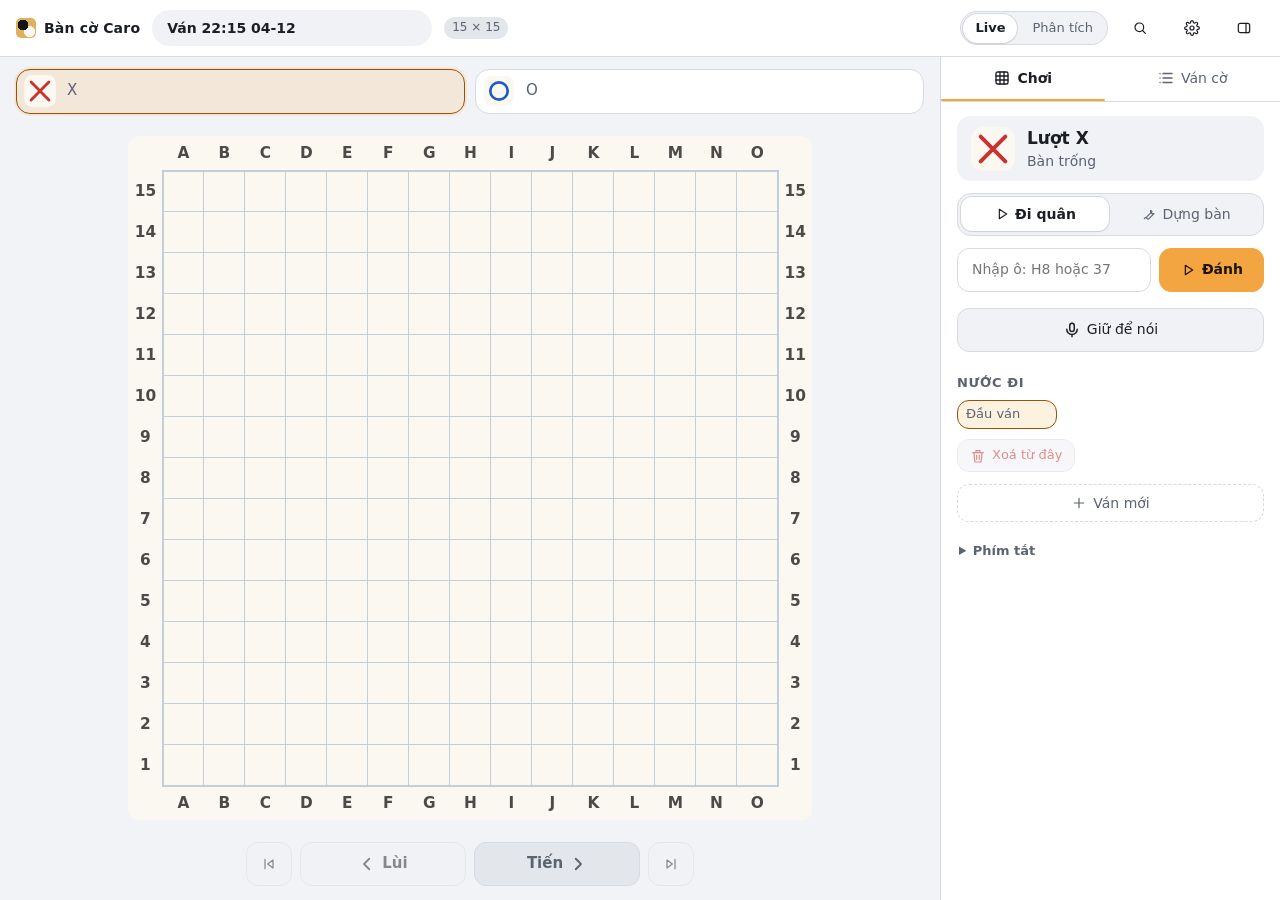
<file: index.html>
<!doctype html>
<html lang="vi">
<head>
  <meta charset="utf-8">
  <meta name="viewport" content="width=device-width, initial-scale=1">
  <title>MCaro - Cờ Caro Gomoku online cho livestream</title>
  <!-- Release version. Bump it with `node tools/bump-version.js <version>` before each deploy: it is added to
       every asset URL (?v=), so returning visitors never mix cached old files with new ones. -->
  <meta name="engine-gate" content="https://gomoku-engine-gate.nguyencongminh2247.workers.dev">
  <meta name="app-version" content="1.31.8">
  <meta name="description" content="Bàn cờ caro (gomoku, five in a row) online miễn phí cho livestream: ô tường, cổng dịch chuyển, bàn vòng, nhánh nước đi, phân tích engine, đánh bằng giọng nói.">
  <meta name="robots" content="index, follow, max-image-preview:large">
  <link rel="canonical" href="https://nguyencongminh090.github.io/GomokuBoardSite/">
  <meta property="og:type" content="website">
  <meta property="og:site_name" content="MCaro">
  <meta property="og:title" content="MCaro - Cờ Caro Gomoku online cho livestream">
  <meta property="og:description" content="Bàn cờ caro (gomoku, five in a row) online miễn phí cho livestream: ô tường, cổng dịch chuyển, bàn vòng, nhánh nước đi, phân tích engine, đánh bằng giọng nói.">
  <meta property="og:url" content="https://nguyencongminh090.github.io/GomokuBoardSite/">
  <meta property="og:image" content="https://nguyencongminh090.github.io/GomokuBoardSite/icons/shot-wide.png">
  <meta property="og:locale" content="vi_VN">
  <meta property="og:locale:alternate" content="en_US">
  <meta name="twitter:card" content="summary_large_image">
  <meta name="twitter:title" content="MCaro - Cờ Caro Gomoku online cho livestream">
  <meta name="twitter:description" content="Bàn cờ caro (gomoku, five in a row) online miễn phí cho livestream: ô tường, cổng dịch chuyển, bàn vòng, nhánh nước đi, phân tích engine, đánh bằng giọng nói.">
  <meta name="twitter:image" content="https://nguyencongminh090.github.io/GomokuBoardSite/icons/shot-wide.png">
  <script type="application/ld+json">
    {"@context":"https://schema.org","@type":"WebApplication","name":"MCaro","alternateName":"Bàn cờ Caro","url":"https://nguyencongminh090.github.io/GomokuBoardSite/","description":"Bàn cờ caro (gomoku, five in a row) online miễn phí cho livestream: ô tường, cổng dịch chuyển, bàn vòng, nhánh nước đi, phân tích engine, đánh bằng giọng nói.","applicationCategory":"GameApplication","operatingSystem":"Any","inLanguage":["vi","en"],"image":"https://nguyencongminh090.github.io/GomokuBoardSite/icons/icon-512.png","offers":{"@type":"Offer","price":"0","priceCurrency":"USD"}}
  </script>
  <link rel="manifest" href="manifest.webmanifest">
  <meta name="theme-color" content="#dcb35c">
  <link rel="apple-touch-icon" href="icons/icon-192.png">
  <link rel="icon" href="data:image/svg+xml,%3Csvg xmlns='http://www.w3.org/2000/svg' viewBox='0 0 32 32'%3E%3Crect width='32' height='32' rx='6' fill='%23dcb35c'/%3E%3Ccircle cx='11' cy='11' r='6' fill='%23151515'/%3E%3Ccircle cx='21' cy='21' r='6' fill='%23f7f7f4'/%3E%3C/svg%3E">
  <script>
    // Apply the saved page theme before first paint to avoid a flash of the wrong theme.
    try {
      const ui = (JSON.parse(localStorage.getItem('gomoku-board.settings.v1')) || {}).ui;
      const dark = ui === 'dark' || (ui === 'auto' && matchMedia('(prefers-color-scheme: dark)').matches);
      document.documentElement.dataset.ui = dark ? 'dark' : 'light';
    } catch (e) { /* storage unavailable: CSS default applies */ }
  </script>
  <link rel="stylesheet" href="css/style.css?v=1.31.8">
</head>
<body>
  <noscript><h1>MCaro - Bàn cờ Caro Gomoku online</h1><p>Bàn cờ caro (gomoku, five in a row) online miễn phí cho livestream: ô tường, cổng dịch chuyển, bàn vòng, nhánh nước đi, phân tích engine, đánh bằng giọng nói. Cần bật JavaScript để dùng bàn cờ. / A free online gomoku (five in a row) board for livestreams, with walls, portals, torus board and engine analysis. It needs JavaScript.</p></noscript>
  <header class="topbar">
    <div class="brand" aria-hidden="true"><span class="logo"></span><span data-i18n="app.title"></span></div>
    <input id="gameName" class="game-name" data-i18n-attr="aria-label:header.gameName" maxlength="80" spellcheck="false">
    <span id="sizeTag" class="tag"></span>
    <div class="spacer"></div>
    <div class="seg view-seg" role="group" data-i18n-attr="aria-label:view.label">
      <button data-set="view:live" data-i18n="view.live"></button>
      <button data-set="view:analyze" data-i18n="view.analyze"></button>
    </div>
    <button id="searchBtn" class="ghost-btn icon-btn" aria-haspopup="dialog" data-i18n-attr="title:find.open;aria-label:find.open"><svg class="ico" viewBox="0 0 24 24" aria-hidden="true" focusable="false"><circle cx="11" cy="11" r="6.5"/><path d="m20 20-4.2-4.2"/></svg></button>
    <button id="langBtn" class="ghost-btn icon-btn" title="Tiếng Việt / English">VI</button>
    <button id="settingsBtn" class="ghost-btn icon-btn" aria-pressed="false" data-i18n-attr="title:header.settings;aria-label:header.settings"><svg class="ico" viewBox="0 0 24 24" aria-hidden="true" focusable="false"><circle cx="12" cy="12" r="3"/><path d="M19.4 15a1.7 1.7 0 0 0 .3 1.8l.1.1a2 2 0 1 1-2.8 2.8l-.1-.1a1.7 1.7 0 0 0-1.8-.3 1.7 1.7 0 0 0-1 1.5V21a2 2 0 1 1-4 0v-.1a1.7 1.7 0 0 0-1.1-1.5 1.7 1.7 0 0 0-1.8.3l-.1.1a2 2 0 1 1-2.8-2.8l.1-.1a1.7 1.7 0 0 0 .3-1.8 1.7 1.7 0 0 0-1.5-1H3a2 2 0 1 1 0-4h.1a1.7 1.7 0 0 0 1.5-1.1 1.7 1.7 0 0 0-.3-1.8l-.1-.1a2 2 0 1 1 2.8-2.8l.1.1a1.7 1.7 0 0 0 1.8.3h.1a1.7 1.7 0 0 0 1-1.5V3a2 2 0 1 1 4 0v.1a1.7 1.7 0 0 0 1 1.5 1.7 1.7 0 0 0 1.8-.3l.1-.1a2 2 0 1 1 2.8 2.8l-.1.1a1.7 1.7 0 0 0-.3 1.8v.1a1.7 1.7 0 0 0 1.5 1H21a2 2 0 1 1 0 4h-.1a1.7 1.7 0 0 0-1.5 1z"/></svg></button>
    <button id="focusBtn" class="ghost-btn icon-btn" data-i18n-attr="title:header.panelTitle"><svg class="ico" viewBox="0 0 24 24" aria-hidden="true" focusable="false"><rect x="3.5" y="5" width="17" height="14" rx="3"/><path d="M15 5v14"/></svg></button>
  </header>

  <main class="layout">
    <div class="stage">
      <!-- Player names, shown in Live view (also when the panel is hidden): the side to move is highlighted -->
      <div class="players" id="players">
        <label class="player" data-player="0"><span class="player-piece" id="playerPiece0"></span><input id="playerName0" maxlength="24" spellcheck="false" autocomplete="off"></label>
        <label class="player" data-player="1"><span class="player-piece" id="playerPiece1"></span><input id="playerName1" maxlength="24" spellcheck="false" autocomplete="off"></label>
      </div>
      <section class="board-wrap" id="boardWrap">
        <svg id="board" role="img" data-i18n-attr="aria-label:app.board"></svg>
      </section>
      <!-- Step through the line: under the board on every tab, so undo never needs the Play tab. Fixed to the bottom on phones. -->
      <nav class="nav-row board-nav" id="boardNav" data-i18n-attr="aria-label:nav.label">
        <button id="toStart" class="soft" data-i18n-attr="title:nav.first;aria-label:nav.first"><svg class="ico" viewBox="0 0 24 24" aria-hidden="true" focusable="false"><path d="M6 5v14M18 6l-8 6 8 6z"/></svg></button>
        <button id="back" class="soft nav-main" data-i18n="nav.back" data-i18n-attr="title:nav.backTitle"></button>
        <button id="forward" class="primary nav-main" data-i18n="nav.forward" data-i18n-attr="title:nav.forwardTitle"></button>
        <button id="toEnd" class="soft" data-i18n-attr="title:nav.last;aria-label:nav.last"><svg class="ico" viewBox="0 0 24 24" aria-hidden="true" focusable="false"><path d="M18 5v14M6 6l8 6-8 6z"/></svg></button>
      </nav>
    </div>

    <aside class="panel" id="panel">
      <!-- Win chance bar: above the tabs so it stays visible on every Analyse-view tab -->
      <div class="eval panel-eval" id="engEval" hidden>
        <div class="eval-sides"><span id="engEvalP0"></span><span id="engEvalP1"></span></div>
        <div class="eval-bar" aria-hidden="true"><span id="engEvalFill"></span></div>
        <div class="muted small-text" id="engEvalText"></div>
      </div>
      <nav class="tabs" role="tablist">
        <button role="tab" data-tab="play" aria-selected="true" data-i18n="tab.play" data-icon="board"></button>
        <button role="tab" data-tab="versus" aria-selected="false" data-i18n="tab.versus" data-icon="cpu"></button>
        <button role="tab" data-tab="analyze" aria-selected="false" data-i18n="tab.analyze" data-icon="chart"></button>
        <button role="tab" data-tab="games" aria-selected="false" data-i18n="tab.games" data-icon="list"></button>
      </nav>

      <!-- Play -->
      <div class="tab-body" data-panel="play">
        <div class="turn">
          <span class="turn-piece" id="turnPiece"></span>
          <div>
            <div class="turn-label" id="turnLabel"></div>
            <div class="muted" id="moveInfo"></div>
          </div>
        </div>

        <button id="engChip" class="chip-btn" data-goto-tab="versus" hidden></button>

        <div class="seg" role="group" data-i18n-attr="aria-label:mode.label">
          <button data-mode="play" data-i18n="mode.play" data-icon="play"></button>
          <button data-mode="setup" data-i18n="mode.setup" data-icon="wrench"></button>
        </div>
        <div id="setupHelp" class="setup-help" hidden>
          <div class="seg" role="group" data-i18n-attr="aria-label:setup.tool">
            <button data-tool="wall" data-i18n="setup.toolWall"></button>
            <button data-tool="portal" data-i18n="setup.toolPortal"></button>
          </div>
          <label class="switch-row">
            <span><span data-i18n="setup.torus"></span><small data-i18n="setup.torusHelp"></small></span>
            <input type="checkbox" role="switch" class="switch" id="torusToggle">
          </label>
          <p id="setupWallHelp" data-i18n-html="setup.help"></p>
          <p id="setupPortalHelp" data-i18n-html="setup.portalHelp" hidden></p>
          <div class="row-between generate-row">
            <label class="muted" for="generateCount" id="generateLabel"></label>
            <input type="number" id="generateCount" min="1" max="99" value="5" inputmode="numeric">
            <button id="generate" class="small"></button>
          </div>
          <div class="row-between">
            <span class="muted" id="wallCount"></span>
            <button id="clearWalls" class="small" data-i18n="setup.clear" data-icon="eraser"></button>
          </div>
          <div class="row-between">
            <span class="muted" id="portalCount"></span>
            <button id="clearPortals" class="small" data-i18n="setup.clearPortals" data-icon="eraser"></button>
          </div>
        </div>

        <!-- Move dock: type or speak a cell. Sticks to the bottom on phones, just above the board nav. -->
        <div class="dock" id="moveDock">
          <form class="cell-form" id="cellForm" autocomplete="off">
            <div class="cell-row">
              <input type="text" id="cellInput" maxlength="24" autocapitalize="off" spellcheck="false"
                     data-i18n-attr="placeholder:cell.placeholder;aria-label:cell.label">
              <button type="submit" class="primary" data-i18n="cell.play" data-icon="play"></button>
            </div>
            <span class="muted small-text" id="cellStatus" role="status" aria-live="polite"></span>
          </form>

          <section class="voice-block" id="voiceBlock" hidden>
            <button id="micBtn" class="wide soft" aria-pressed="false" data-i18n="voice.hold" data-i18n-attr="title:voice.holdTitle"></button>
            <div class="row-between">
              <span class="muted small-text" id="voiceStatus" role="status" aria-live="polite"></span>
              <button id="voiceCancel" class="small" data-i18n="voice.cancel" hidden></button>
            </div>
          </section>

        </div>

        <section class="block" id="branchBlock" hidden>
          <h3 data-i18n="branches.here"></h3>
          <div id="branches" class="chips"></div>
        </section>
        <section class="block" id="altBlock" hidden>
          <h3 data-i18n="branches.alt"></h3>
          <div id="alternatives" class="chips"></div>
        </section>

        <section class="block">
          <h3><span data-i18n="moves.title"></span> <span class="muted" id="lineInfo"></span></h3>
          <ol id="moveList" class="move-list"></ol>
          <button id="deleteMove" class="danger small" data-i18n="moves.delete" data-icon="trash" data-i18n-attr="title:moves.deleteTitle"></button>
        </section>

        <button id="newGame" class="quiet wide" data-i18n="nav.new" data-icon="plus"></button>

        <details class="keys-details">
          <summary data-i18n="keys.title"></summary>
          <p class="keys muted" data-i18n-html="keys.help"></p>
        </details>
      </div>



      <!-- Versus: the engine plays one side (js/engine-panel.js). Kept out of Play so the livestream view stays clean. -->
      <div class="tab-body" data-panel="versus" hidden>
        <section class="card" id="versusCard">
          <h3><span data-i18n="eng.versus"></span> <span class="muted" id="engStatus"></span></h3>
          <div id="engOff" class="row-between">
            <span class="muted small-text" id="engOffText"></span>
            <button id="engLoadPlay" class="small" data-i18n="eng.load" data-icon="cpu"></button>
          </div>
          <div id="engOn" class="engine-on" hidden>
            <div class="sub-label" data-i18n="eng.side"></div>
            <div class="seg seg-stack" role="group" data-i18n-attr="aria-label:eng.side">
              <button data-set="engine.side:none" data-i18n="eng.side.none"></button>
              <button data-set="engine.side:0" id="engSide0"></button>
              <button data-set="engine.side:1" id="engSide1"></button>
            </div>
            <p class="muted small-text engine-note" id="engNote" hidden></p>
            <div class="engine-actions cols-2">
              <button id="engMove" class="primary" data-i18n="eng.move" data-icon="bolt" data-i18n-attr="title:eng.moveTitle"></button>
              <button class="eng-stop" data-i18n="eng.stop" data-icon="stop" data-i18n-attr="title:eng.stopTitle"></button>
            </div>
            <p class="muted small-text hint" data-i18n="eng.versusHelp"></p>
          </div>
        </section>

        <section class="card">
          <h3 data-i18n="eng.level.title"></h3>
          <div class="seg" role="group" data-i18n-attr="aria-label:eng.level">
            <button data-set="engine.strength:20" data-i18n="eng.level.easy"></button>
            <button data-set="engine.strength:50" data-i18n="eng.level.medium"></button>
            <button data-set="engine.strength:80" data-i18n="eng.level.hard"></button>
            <button data-set="engine.strength:100" data-i18n="eng.level.max"></button>
          </div>
          <p class="muted small-text hint" data-i18n="eng.levelHelp"></p>
          <div class="sub-label" data-i18n="eng.style"></div>
          <div class="seg seg-wrap" role="group" data-i18n-attr="aria-label:eng.style">
            <button data-set="engine.style:normal" data-i18n="eng.style.normal" data-icon="scale"></button>
            <button data-set="engine.style:aggressive" data-i18n="eng.style.aggressive" data-icon="sword"></button>
            <button data-set="engine.style:defensive" data-i18n="eng.style.defensive" data-icon="shield"></button>
            <button data-set="engine.style:troll" data-i18n="eng.style.troll" data-icon="smile"></button>
          </div>
          <p class="muted small-text engine-note" id="engStyleNote" hidden></p>
          <p class="muted small-text hint" data-i18n="eng.styleHelp"></p>
          <details class="engine-dist">
            <summary data-i18n="eng.styleCustom"></summary>
            <label class="field"><span data-i18n="eng.styleMarginAggressive"></span><input type="number" min="0" max="400" step="5" data-key="engine.styleMarginAggressive"></label>
            <label class="field"><span data-i18n="eng.styleMarginDefensive"></span><input type="number" min="0" max="400" step="5" data-key="engine.styleMarginDefensive"></label>
            <label class="field"><span data-i18n="eng.styleContempt"></span><input type="number" min="0" max="200" step="5" data-key="engine.styleContempt"></label>
            <label class="field"><span data-i18n="eng.styleMarginTroll"></span><input type="number" min="0" max="400" step="5" data-key="engine.styleMarginTroll"></label>
            <label class="field"><span data-i18n="eng.styleTrollTarget"></span><input type="number" min="0" max="1000" step="50" data-key="engine.trollTarget"></label>
            <p class="muted small-text hint" data-i18n="eng.styleCustomHelp"></p>
          </details>
          <details class="engine-dist">
            <summary data-i18n="eng.levelCustom"></summary>
            <label class="field"><span data-i18n="eng.strength"></span><input type="number" min="0" max="100" data-key="engine.strength"></label>
          </details>
          <label class="field"><span data-i18n="eng.moveTime"></span><input type="number" min="0" max="3600" step="0.1" data-key="engine.moveTime"></label>
        </section>

        <section class="card">
          <h3 data-i18n="eng.card.search"></h3>
          <div class="sub-label" data-i18n="eng.rule"></div>
          <div class="seg" role="group" data-i18n-attr="aria-label:eng.rule">
            <button data-set="engine.rule:0" data-i18n="eng.rule.0"></button>
            <button data-set="engine.rule:1" data-i18n="eng.rule.1"></button>
            <button data-set="engine.rule:4" data-i18n="eng.rule.4"></button>
          </div>
          <p class="muted small-text hint" data-i18n="eng.ruleHelp"></p>
          <div class="sub-label" data-i18n="eng.limits"></div>
          <p class="muted small-text hint" data-i18n="eng.limitsHelp"></p>
          <label class="field"><span data-i18n="eng.analysisTime"></span><input type="number" min="0" max="3600" step="0.1" data-key="engine.analysisTime"></label>
          <label class="field"><span data-i18n="eng.nbest"></span><input type="number" min="1" max="10" data-key="engine.nbest"></label>
          <label class="field"><span data-i18n="eng.depth"></span><input type="number" min="2" max="99" data-key="engine.depth"></label>
          <div class="sub-label" data-i18n="eng.resources"></div>
          <label class="field"><span data-i18n="eng.threads"></span><input type="number" min="0" max="64" id="engThreads" data-key="engine.threads"></label>
          <label class="field"><span data-i18n="eng.hash"></span>
            <select data-key="engine.hash">
              <option value="32">32</option>
              <option value="64">64</option>
              <option value="128">128</option>
              <option value="256">256</option>
              <option value="512">512</option>
            </select>
          </label>
        </section>
        <details class="card engine-dist">
              <summary data-i18n="eng.dist"></summary>
              <div class="dist-row">
                <button id="engSelfDist" class="small" data-i18n="eng.selfDist"></button>
                <input type="number" min="1" max="21" data-key="engine.selfDist" data-i18n-attr="aria-label:eng.distN">
              </div>
              <p class="muted small-text" id="engSelfDistHelp"></p>
              <div class="dist-row">
                <button id="engOppDist" class="small" data-i18n="eng.oppDist"></button>
                <input type="number" min="1" max="21" data-key="engine.oppDist" data-i18n-attr="aria-label:eng.distN">
              </div>
              <p class="muted small-text" id="engOppDistHelp"></p>
            </details>
      </div>

      <!-- Analyse: engine and Explain together; engine tuning is folded away (js/engine-panel.js, js/explain-panel.js) -->
      <div class="tab-body" data-panel="analyze" hidden>
        <section class="card">
          <h3 data-i18n="eng.graph"></h3>
          <div class="graph-legend" id="engGraphLegend"></div>
          <svg class="eval-graph" id="engGraph" role="group" data-i18n-attr="aria-label:eng.graph"></svg>
          <p class="muted small-text" id="engGraphText"></p>
        </section>

        <section class="card">
          <h3 data-i18n="eng.card.engine"></h3>
          <p class="engine-state"><span class="status-dot" id="engDot"></span><span id="engStateText"></span></p>
          <p class="muted small-text" id="engDetail"></p>
          <div class="engine-actions cols-2">
            <button id="engLoad" class="primary" data-i18n="eng.load" data-icon="cpu"></button>
            <button id="engUnload" data-i18n="eng.unload" data-icon="power"></button>
          </div>
          <label class="switch-row">
            <span><span data-i18n="eng.autoload"></span><small data-i18n="eng.autoloadHelp"></small></span>
            <input type="checkbox" role="switch" class="switch" data-key="engine.autoload">
          </label>
          <label class="switch-row">
            <span><span data-i18n="eng.multi"></span><small data-i18n="eng.multiHelp"></small></span>
            <input type="checkbox" role="switch" class="switch" data-key="engine.multi">
          </label>
        </section>

        <section class="card">
          <h3 data-i18n="eng.analysis"></h3>
          <div class="engine-actions cols-2">
            <button id="engAnalyze" class="primary" data-i18n="eng.analyze" data-icon="chart" data-i18n-attr="title:eng.analyzeTitle"></button>
            <button class="eng-stop" data-i18n="eng.stop" data-icon="stop" data-i18n-attr="title:eng.stopTitle"></button>
          </div>
          <label class="switch-row">
            <span><span data-i18n="eng.auto"></span><small data-i18n="eng.autoHelp"></small></span>
            <input type="checkbox" role="switch" class="switch" data-key="engine.auto">
          </label>
        </section>

        <section class="card">
          <h3 data-i18n="exp.win"></h3>
          <p class="muted small-text" data-i18n="exp.winHelp"></p>
          <div class="engine-actions cols-act">
            <button id="expFind" class="primary" data-i18n="exp.find" data-icon="target"></button>
            <button id="expClear" class="ico-only" data-icon-only="eraser" data-i18n-attr="title:exp.clear;aria-label:exp.clear"></button>
          </div>
          <p class="muted small-text" id="expStatus" role="status" aria-live="polite"></p>
          <ol class="exp-steps" id="expSteps"></ol>
        </section>

        <section class="card" id="engResults">
          <h3 data-i18n="eng.results"></h3>
          <p class="muted small-text" id="engResultsEmpty" data-i18n="eng.resultsEmpty"></p>
            <table class="pv-table" id="engLines" hidden>
              <thead><tr>
                <th>#</th><th data-i18n="eng.col.move"></th><th data-i18n="eng.col.eval"></th>
                <th data-i18n="eng.col.win"></th><th data-i18n="eng.col.depth"></th><th data-i18n="eng.col.line"></th>
              </tr></thead>
              <tbody></tbody>
            </table>
        </section>

        <section class="card">
          <h3 data-i18n="exp.title"></h3>
          <p class="muted small-text" data-i18n="exp.intro"></p>
          <label class="switch-row">
            <span><span data-i18n="set.threatMap"></span><small data-i18n="set.threatMapHelp"></small></span>
            <input type="checkbox" role="switch" class="switch" data-key="threatMap">
          </label>
        </section>

        <section class="card">
          <h3 data-i18n="exp.legend"></h3>
          <p class="small-text exp-legend">
            <span class="atk VCF">VCF</span> <span data-i18n="eng.legend.vcf"></span><br>
            <span class="atk VCT">VCT</span> <span data-i18n="eng.legend.vct"></span><br>
            <span class="atk counter">⚔</span> <span data-i18n="eng.legend.counter"></span><br>
            <span data-i18n="exp.legend.tags"></span><br>
            <span data-i18n="eng.legend.scroll"></span>
          </p>
        </section>

        <details class="adv">
          <summary data-i18n="eng.advanced"></summary>
        <section class="card">
          <h3 data-i18n="eng.card.tools"></h3>
          <div class="engine-actions cols-2">
            <button id="engClearHash" class="small" data-i18n="eng.clearHash" data-icon="eraser"></button>
            <button id="engHashUsage" class="small" data-i18n="eng.hashUsage" data-icon="gauge"></button>
          </div>
          <details class="engine-log">
            <summary data-i18n="eng.log"></summary>
            <pre id="engLog" tabindex="0"></pre>
          </details>
        </section>
        </details>

        <p class="muted small-text" data-i18n-html="eng.license"></p>
      
      </div>

      <!-- Settings (opened with the gear in the top bar), About folded in at the end -->
      <div class="tab-body" data-panel="settings" hidden>
        <section class="card">
          <h3 data-i18n="set.board" data-icon="board"></h3>
          <div class="pick-grid cols-2" id="themePicks" role="group" data-i18n-attr="aria-label:set.boardTheme"></div>

          <div data-for="paper">
            <div class="sub-label" data-i18n="set.presets"></div>
            <div class="swatches" id="paperSwatches"></div>
            <div class="sub-label" data-i18n="set.colors"></div>
            <div class="color-grid">
              <label class="color-chip"><input type="color" data-key="paper.bg"><span data-i18n="set.paperColor"></span></label>
              <label class="color-chip"><input type="color" data-key="paper.grid"><span data-i18n="set.gridColor"></span></label>
              <label class="color-chip"><input type="color" data-key="paper.xColor"><span data-i18n="set.xColor"></span></label>
              <label class="color-chip"><input type="color" data-key="paper.oColor"><span data-i18n="set.oColor"></span></label>
              <label class="color-chip"><input type="color" data-key="paper.wall"><span data-i18n="set.wallColor"></span></label>
            </div>
            <div class="contrast-report" role="status" aria-live="polite"></div>
            <div class="sub-label" data-i18n="set.symbolStyle"></div>
            <div class="pick-grid cols-3" id="styleSwatches" role="group" data-i18n-attr="aria-label:set.symbolStyle"></div>
          </div>

          <div data-for="stone">
            <div class="sub-label" data-i18n="set.presets"></div>
            <div class="swatches" id="stoneSwatches"></div>
            <div class="sub-label" data-i18n="set.colors"></div>
            <div class="color-grid">
              <label class="color-chip"><input type="color" data-key="stone.bg"><span data-i18n="set.boardColor"></span></label>
              <label class="color-chip"><input type="color" data-key="stone.line"><span data-i18n="set.lineColor"></span></label>
              <label class="color-chip"><input type="color" data-key="stone.wall"><span data-i18n="set.wallColor"></span></label>
            </div>
            <div class="contrast-report" role="status" aria-live="polite"></div>
            <div class="sub-label" data-i18n="set.stoneStyle"></div>
            <div class="pick-grid cols-2" id="stonePicks" role="group" data-i18n-attr="aria-label:set.stoneStyle"></div>
          </div>
        </section>

        <section class="card">
          <h3 data-i18n="set.display" data-icon="eye"></h3>
          <div class="sub-label" data-i18n="set.coords"></div>
          <div class="seg" role="group" data-i18n-attr="aria-label:set.coords">
            <button data-set="coords:edge" data-i18n="coords.edge"></button>
            <button data-set="coords:cell" data-i18n="coords.cell"></button>
          </div>
          <div id="cellOrderRow">
            <div class="sub-label" data-i18n="set.cellOrder"></div>
            <div class="seg" role="group" data-i18n-attr="aria-label:set.cellOrder">
              <button data-set="cellOrder:spiral" data-i18n="cellOrder.spiral"></button>
              <button data-set="cellOrder:sequence" data-i18n="cellOrder.sequence"></button>
            </div>
          </div>
          <p class="muted small-text hint" id="coordsHelp"></p>
          <div class="sub-label" data-i18n="set.marks"></div>
          <label class="switch-row">
            <span><span data-i18n="set.moveNumbers"></span><small data-i18n="set.moveNumbersHelp"></small></span>
            <input type="checkbox" role="switch" class="switch" data-key="showMoveNumbers">
          </label>
          <label class="switch-row">
            <span><span data-i18n="set.lastMove"></span><small data-i18n="set.lastMoveHelp"></small></span>
            <input type="checkbox" role="switch" class="switch" data-key="showLastMove">
          </label>
        </section>

        <section class="card">
          <h3 data-i18n="set.general" data-icon="sliders"></h3>
          <div class="sub-label" data-i18n="set.lang"></div>
          <div class="seg" role="group" data-i18n-attr="aria-label:set.lang">
            <button data-set="lang:vi" lang="vi">Tiếng Việt</button>
            <button data-set="lang:en" lang="en">English</button>
          </div>
          <div class="sub-label" data-i18n="set.page"></div>
          <div class="seg" role="group" data-i18n-attr="aria-label:set.page">
            <button data-set="ui:light" data-i18n="set.ui.light" data-icon="sun"></button>
            <button data-set="ui:dark" data-i18n="set.ui.dark" data-icon="moon"></button>
            <button data-set="ui:auto" data-i18n="set.ui.auto" data-icon="auto"></button>
          </div>
        </section>

        <section class="card" id="voiceSettings" hidden>
          <h3 data-i18n="voice.title" data-icon="mic"></h3>
          <p class="muted small-text" data-i18n-html="voice.help"></p>
          <label class="field"><span data-i18n="voice.keyLabel"></span>
            <input type="password" id="groqKey" autocomplete="off" spellcheck="false" placeholder="gsk_..."></label>
          <div class="row-between">
            <span class="muted small-text" id="groqKeyState"></span>
            <span>
              <button id="groqKeySave" class="small primary" data-i18n="voice.keySave" data-icon="check"></button>
              <button id="groqKeyRemove" class="small danger" data-i18n="voice.keyRemove" data-icon="trash" hidden></button>
            </span>
          </div>
          <label class="switch-row">
            <span><span data-i18n="voice.confirm"></span><small data-i18n="voice.confirmHelp"></small></span>
            <input type="checkbox" role="switch" class="switch" data-key="voice.confirm">
          </label>
          <p class="muted small-text" id="voiceHint" data-i18n="voice.hint" hidden></p>
          <p class="muted small-text" data-i18n="voice.privacy"></p>
        </section>

        <section class="card" id="securityCard">
          <h3 data-i18n="sec.title" data-icon="lock"></h3>
          <div id="securityBody"></div>
          <label class="switch-row" id="signRow" hidden>
            <span><span data-i18n="sec.signExports"></span><small data-i18n="sec.signExportsHelp"></small></span>
            <input type="checkbox" role="switch" class="switch" data-key="signExports">
          </label>
        </section>

        <details class="card about-card">
          <summary data-i18n="about.section" data-icon="info"></summary>
        <section class="card">
          <h3 data-i18n="about.author.title"></h3>
          <p><b>Nguyễn Minh</b><br><a href="mailto:nguyenminhfptu@gmail.com">nguyenminhfptu@gmail.com</a></p>
        </section>
        <section class="card">
          <h3 data-i18n="about.title"></h3>
          <p data-i18n="about.what"></p>
          <ul class="small-text about-list" data-i18n-html="about.features"></ul>
          <p class="muted small-text"><span data-i18n="about.version"></span> <b id="aboutVersion"></b></p>
        </section>
        <section class="card">
          <h3 data-i18n="about.guide.title"></h3>
          <ol class="small-text about-list" data-i18n-html="about.guide"></ol>
        </section>
        <section class="card">
          <h3 data-i18n="about.data.title"></h3>
          <p class="small-text" data-i18n="about.data"></p>
          <p class="small-text"><a href="huong-dan/" target="_blank" rel="noopener" data-i18n="about.rules"></a></p>
        </section>
        <section class="card">
          <h3 data-i18n="about.credits.title"></h3>
          <p class="small-text" data-i18n-html="about.credits"></p>
        </section>
      
        </details>

        <button id="resetSettings" class="link-btn" data-i18n="set.reset" data-icon="reset" data-i18n-attr="title:set.resetTitle"></button>
        <p class="muted small-text app-version" id="appVersion"></p>
      </div>


      <!-- Games -->
      <div class="tab-body" data-panel="games" hidden>
        <div class="games-bar">
          <input type="search" id="gameSearch" class="games-search" maxlength="80" spellcheck="false" autocomplete="off" data-i18n-attr="placeholder:games.search;aria-label:games.search">
          <select id="gameSort" data-i18n-attr="aria-label:games.sort">
            <option value="recent" data-i18n="games.sort.recent"></option>
            <option value="name" data-i18n="games.sort.name"></option>
            <option value="moves" data-i18n="games.sort.moves"></option>
            <option value="size" data-i18n="games.sort.size"></option>
          </select>
          <button id="gamesExpand" class="small icon-only" aria-pressed="false" data-i18n-attr="title:games.expand;aria-label:games.expand"><svg class="ico" viewBox="0 0 24 24" aria-hidden="true" focusable="false"><path d="M15 3h6v6M9 21H3v-6M21 3l-7 7M3 21l7-7"/></svg></button>
        </div>
        <div class="games-actions">
          <button id="exportBtn" class="small" data-i18n="games.export" data-icon="download"></button>
          <button id="importBtn" class="small" data-i18n="games.import" data-icon="upload"></button>
          <button id="clearGames" class="small danger" data-i18n="games.clearAll" data-icon="trash"></button>
        </div>
        <p id="gamesCount" class="muted small-text" aria-live="polite"></p>
        <ul id="gameList" class="game-list"></ul>
        <p class="muted small-text" data-i18n="games.note"></p>
      </div>
    </aside>
  </main>

  <dialog id="groupDialog">
    <form method="dialog" id="groupForm">
      <h2 id="groupTitle"></h2>
      <p class="muted" id="groupNote"></p>
      <label class="field"><span data-i18n="group.name"></span>
        <input id="groupName" list="groupOptions" maxlength="40" autocomplete="off" spellcheck="false">
      </label>
      <datalist id="groupOptions"></datalist>
      <menu>
        <button type="button" id="groupCancel" value="cancel" data-i18n="new.cancel" data-icon="close"></button>
        <button type="button" id="groupRemove" class="danger"></button>
        <button value="ok" class="primary" data-i18n="group.save" data-icon="check"></button>
      </menu>
    </form>
  </dialog>

  <dialog id="importDialog">
    <form method="dialog" id="importForm">
      <h2 data-i18n="import.title"></h2>
      <p class="muted" data-i18n="import.fileNote"></p>
      <label class="btn"><span data-i18n="import.fromFile"></span><input type="file" id="importInput" accept=".json,application/json" hidden></label>
      <h3 data-i18n="import.linkTitle"></h3>
      <p class="muted" id="importSites"></p>
      <label class="field"><span data-i18n="import.linkLabel"></span>
        <textarea id="importLink" rows="2" spellcheck="false" autocomplete="off" placeholder="https://vncaro.com/van/10392"></textarea>
      </label>
      <p id="importStatus" class="muted small-text" role="status" aria-live="polite"></p>
      <menu>
        <button type="button" id="importClose" value="cancel" data-i18n="import.close"></button>
        <button type="button" id="importPaste" data-i18n="import.paste" data-icon="clipboard"></button>
        <button type="button" id="importLinkGo" class="primary" data-i18n="import.fromLink" data-icon="link"></button>
      </menu>
    </form>
  </dialog>

  <dialog id="newDialog">
    <form method="dialog" id="newForm">
      <h2 data-i18n="new.title"></h2>
      <p class="muted" data-i18n="new.note"></p>
      <label class="field"><span data-i18n="new.name"></span> <input id="newName" maxlength="80"></label>
      <label class="field"><span data-i18n="new.size"></span>
        <select id="newSize">
          <option value="15">15 × 15</option>
          <option value="19">19 × 19</option>
          <option value="20">20 × 20</option>
          <option value="custom" data-i18n="new.custom"></option>
        </select>
      </label>
      <label class="field" id="customRow" hidden><span data-i18n="new.customSize"></span>
        <input id="newCustom" type="number" min="5" max="26" value="17">
      </label>
      <label class="switch-row">
        <span><span data-i18n="new.keepWalls"></span><small id="keepWallsNote"></small></span>
        <input type="checkbox" role="switch" class="switch" id="newKeepWalls">
      </label>
      <menu>
        <button type="button" id="newCancel" value="cancel" data-i18n="new.cancel" data-icon="close"></button>
        <button value="ok" class="primary" data-i18n="new.start" data-icon="check"></button>
      </menu>
    </form>
  </dialog>

  <!-- Feature search: a centred box over a dimmed page (js/search.js, js/search-panel.js) -->
  <dialog id="searchDialog" class="search-dialog" data-i18n-attr="aria-label:find.label">
    <div class="search-box" role="search">
      <span class="search-icon" aria-hidden="true">&#x1F50D;&#xFE0E;</span>
      <div class="search-field">
        <span class="search-ghost" id="searchGhost" aria-hidden="true"></span>
        <input type="text" id="searchInput" role="combobox" aria-expanded="true" aria-controls="searchList" aria-autocomplete="both"
               autocomplete="off" autocapitalize="off" spellcheck="false" maxlength="80"
               data-i18n-attr="placeholder:find.placeholder;aria-label:find.label">
      </div>
      <button type="button" id="searchMic" class="ghost-btn" data-i18n-attr="aria-label:find.mic;title:find.mic" aria-pressed="false" hidden><svg class="ico" viewBox="0 0 24 24" aria-hidden="true" focusable="false"><rect x="9" y="3" width="6" height="11" rx="3"/><path d="M5 11a7 7 0 0 0 14 0M12 18v3"/></svg></button>
      <button type="button" id="searchClear" class="ghost-btn" data-i18n-attr="aria-label:find.clear;title:find.clear" hidden>&#x2715;</button>
    </div>
    <p id="searchVoice" class="search-msg" role="status" hidden></p>
    <div id="searchList" class="search-pop" role="listbox" data-i18n-attr="aria-label:find.label"></div>
  </dialog>

  <div id="installBanner" class="install-banner" role="region" data-i18n-attr="aria-label:install.title" hidden>
    <img src="icons/icon-192.png" alt="" width="40" height="40">
    <div class="install-text"><strong data-i18n="install.title"></strong><small id="installText"></small></div>
    <button type="button" id="installBtn" class="primary" data-i18n="install.button"></button>
    <button type="button" id="installClose" class="ghost-btn" data-i18n-attr="aria-label:install.close;title:install.close">✕</button>
  </div>
  <div id="toast" class="toast" role="status" aria-live="polite"></div>

  <script src="js/icons.js?v=1.31.8"></script>
  <script src="js/i18n.js?v=1.31.8"></script>
  <script src="js/contrast.js?v=1.31.8"></script>
  <script src="js/coords.js?v=1.31.8"></script>
  <script src="js/settings.js?v=1.31.8"></script>
  <script src="js/game.js?v=1.31.8"></script>
  <script src="js/security.js?v=1.31.8"></script>
  <script src="js/storage.js?v=1.31.8"></script>
  <script src="js/importers.js?v=1.31.8"></script>
  <script src="js/explain.js?v=1.31.8"></script>
  <script src="js/board.js?v=1.31.8"></script>
  <script src="js/engine.js?v=1.31.8"></script>
  <script src="js/engine-panel.js?v=1.31.8"></script>
  <script src="js/explain-panel.js?v=1.31.8"></script>
  <script src="js/security-panel.js?v=1.31.8"></script>
  <script src="js/voice-lexicon.js?v=1.31.8"></script>
  <script src="js/voice.js?v=1.31.8"></script>
  <script src="js/voice-panel.js?v=1.31.8"></script>
  <script src="js/search.js?v=1.31.8"></script>
  <script src="js/commands.js?v=1.31.8"></script>
  <script src="js/search-panel.js?v=1.31.8"></script>
  <script src="js/install.js?v=1.31.8"></script>
  <script src="js/slider.js?v=1.31.8"></script>
  <script src="js/main.js?v=1.31.8"></script>
</body>
</html>
</file>
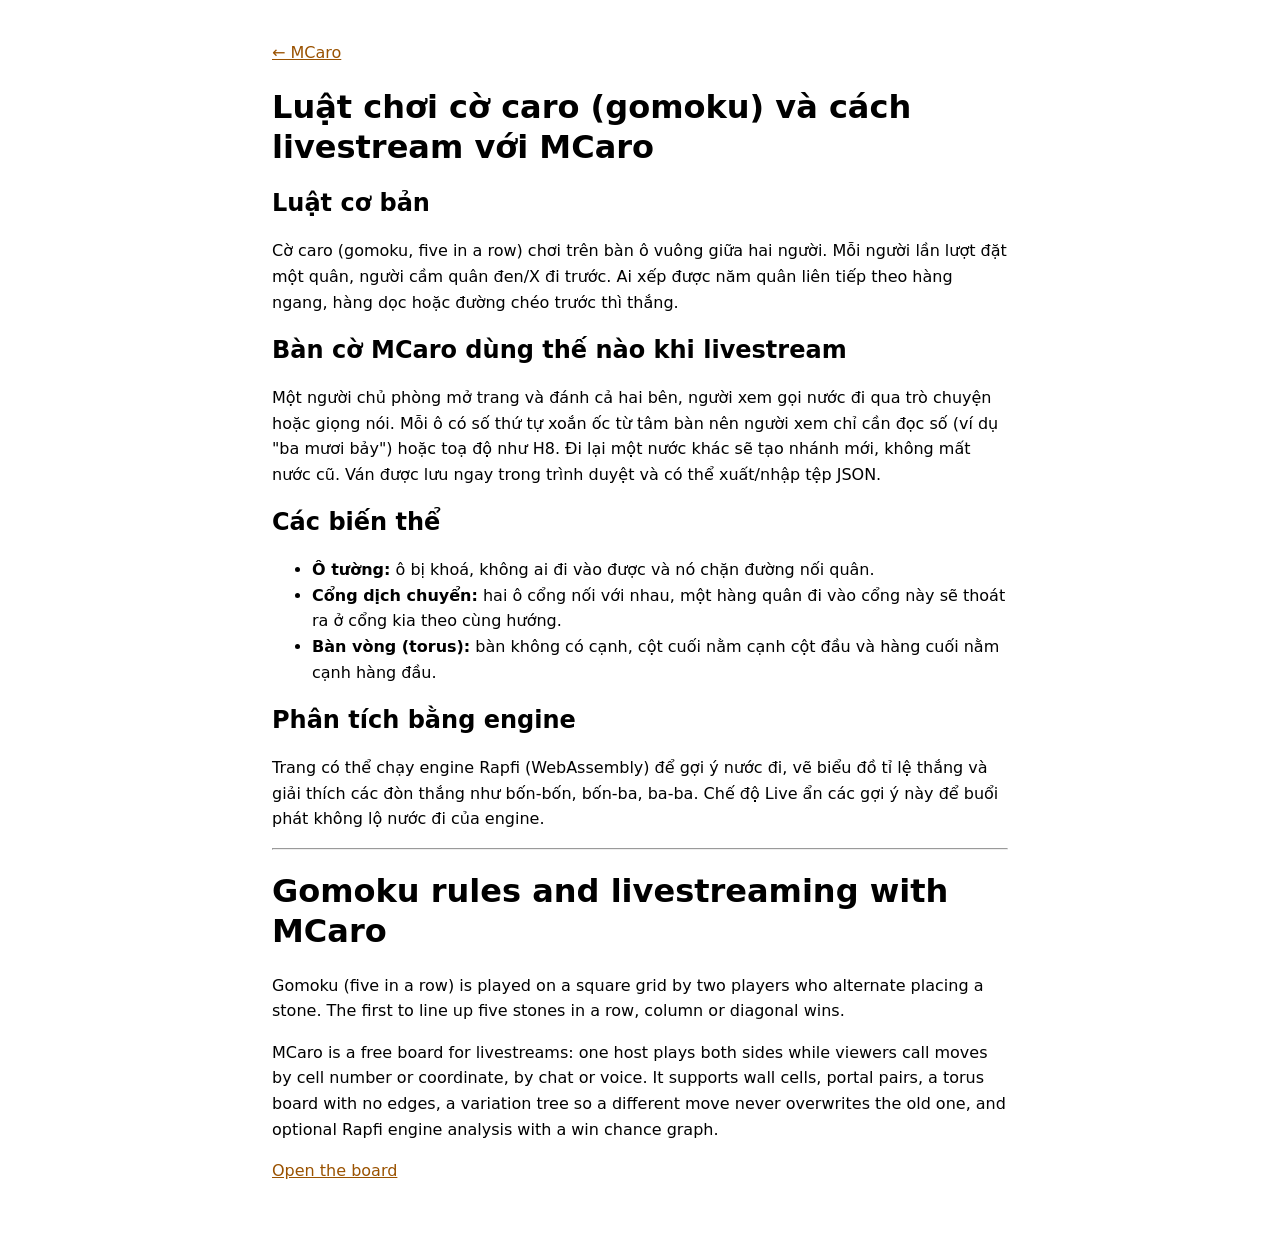
<file: huong-dan/index.html>
<!doctype html>
<html lang="vi">
<head>
  <meta charset="utf-8">
  <meta name="viewport" content="width=device-width, initial-scale=1">
  <title>Luật chơi cờ caro (gomoku) và cách livestream với MCaro</title>
  <meta name="description" content="Luật cờ caro / gomoku (năm quân liên tiếp), ô tường, cổng dịch chuyển, bàn vòng và cách dùng bàn cờ MCaro để livestream. Gomoku rules and how to use MCaro for livestreams.">
  <link rel="canonical" href="https://nguyencongminh090.github.io/GomokuBoardSite/huong-dan/">
  <style>
    :root { color-scheme: light dark; }
    body { font: 16px/1.6 system-ui, sans-serif; max-width: 46rem; margin: 0 auto; padding: 1.5rem 1rem 3rem; }
    h1, h2 { line-height: 1.25; }
    a { color: #9a5200; }
    @media (prefers-color-scheme: dark) { a { color: #f2a541; } }
  </style>
</head>
<body>
  <p><a href="../">&larr; MCaro</a></p>
  <h1>Luật chơi cờ caro (gomoku) và cách livestream với MCaro</h1>

  <h2>Luật cơ bản</h2>
  <p>Cờ caro (gomoku, five in a row) chơi trên bàn ô vuông giữa hai người. Mỗi người lần lượt đặt một quân, người cầm quân đen/X đi trước. Ai xếp được năm quân liên tiếp theo hàng ngang, hàng dọc hoặc đường chéo trước thì thắng.</p>

  <h2>Bàn cờ MCaro dùng thế nào khi livestream</h2>
  <p>Một người chủ phòng mở trang và đánh cả hai bên, người xem gọi nước đi qua trò chuyện hoặc giọng nói. Mỗi ô có số thứ tự xoắn ốc từ tâm bàn nên người xem chỉ cần đọc số (ví dụ "ba mươi bảy") hoặc toạ độ như H8. Đi lại một nước khác sẽ tạo nhánh mới, không mất nước cũ. Ván được lưu ngay trong trình duyệt và có thể xuất/nhập tệp JSON.</p>

  <h2>Các biến thể</h2>
  <ul>
    <li><b>Ô tường:</b> ô bị khoá, không ai đi vào được và nó chặn đường nối quân.</li>
    <li><b>Cổng dịch chuyển:</b> hai ô cổng nối với nhau, một hàng quân đi vào cổng này sẽ thoát ra ở cổng kia theo cùng hướng.</li>
    <li><b>Bàn vòng (torus):</b> bàn không có cạnh, cột cuối nằm cạnh cột đầu và hàng cuối nằm cạnh hàng đầu.</li>
  </ul>

  <h2>Phân tích bằng engine</h2>
  <p>Trang có thể chạy engine Rapfi (WebAssembly) để gợi ý nước đi, vẽ biểu đồ tỉ lệ thắng và giải thích các đòn thắng như bốn-bốn, bốn-ba, ba-ba. Chế độ Live ẩn các gợi ý này để buổi phát không lộ nước đi của engine.</p>

  <hr>
  <h1 lang="en">Gomoku rules and livestreaming with MCaro</h1>
  <p lang="en">Gomoku (five in a row) is played on a square grid by two players who alternate placing a stone. The first to line up five stones in a row, column or diagonal wins.</p>
  <p lang="en">MCaro is a free board for livestreams: one host plays both sides while viewers call moves by cell number or coordinate, by chat or voice. It supports wall cells, portal pairs, a torus board with no edges, a variation tree so a different move never overwrites the old one, and optional Rapfi engine analysis with a win chance graph.</p>
  <p lang="en"><a href="../">Open the board</a></p>
</body>
</html>
</file>
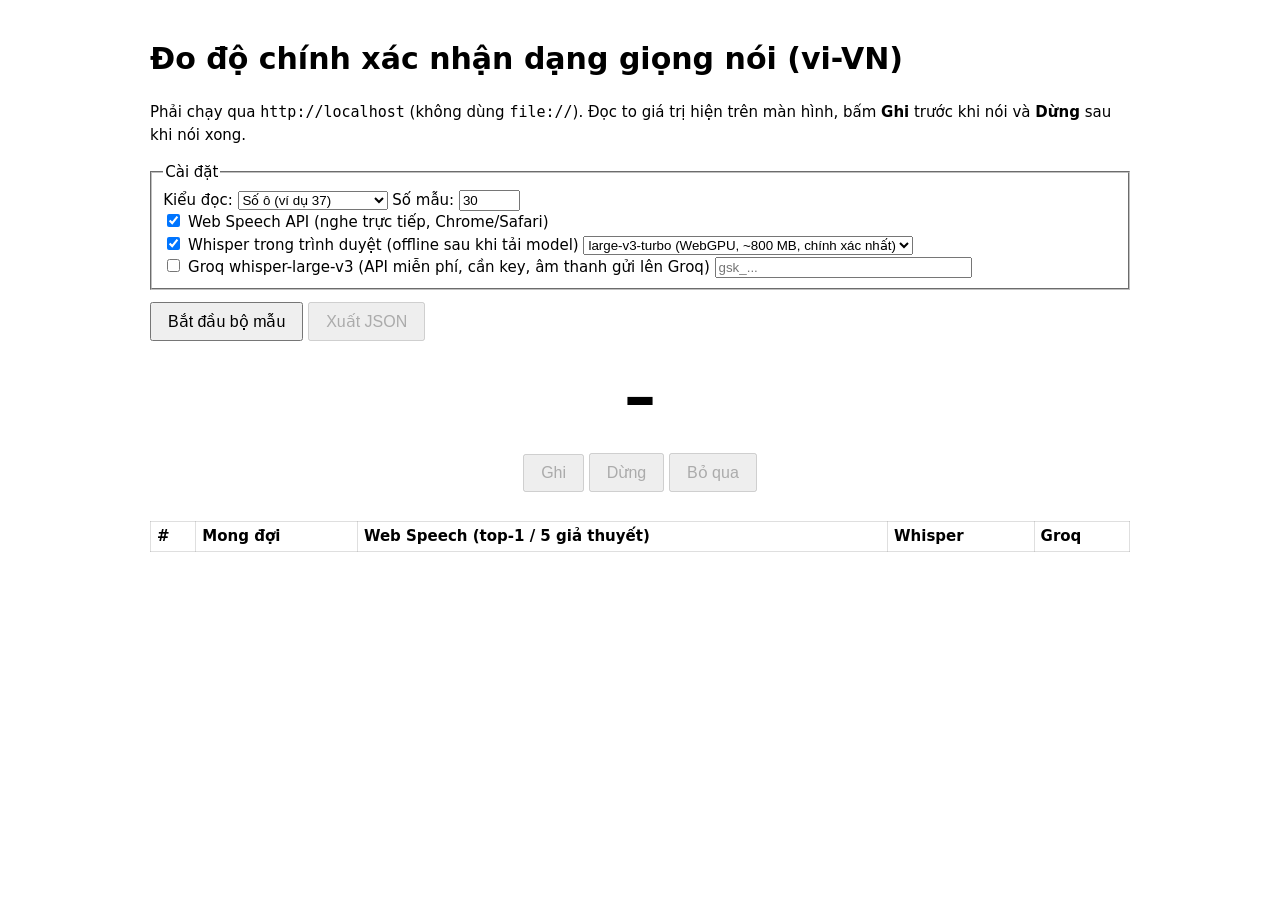
<file: tools/voice-proto/index.html>
<!doctype html>
<html lang="vi">
<head>
<meta charset="utf-8">
<meta name="viewport" content="width=device-width, initial-scale=1">
<title>Voice accuracy prototype</title>
<style>
  body { font: 15px/1.5 system-ui, sans-serif; max-width: 980px; margin: 0 auto; padding: 16px; }
  fieldset { margin: 0 0 12px; }
  #prompt { font-size: 64px; font-weight: 700; text-align: center; margin: 8px 0; }
  button { font-size: 16px; padding: 8px 16px; }
  table { border-collapse: collapse; width: 100%; margin-top: 8px; }
  td, th { border: 1px solid #8884; padding: 3px 6px; text-align: left; vertical-align: top; }
  .ok { background: #2a72; } .bad { background: #d332; }
  #log { color: #888; min-height: 1.4em; }
</style>
</head>
<body>
<h1>Đo độ chính xác nhận dạng giọng nói (vi-VN)</h1>
<p>Phải chạy qua <code>http://localhost</code> (không dùng <code>file://</code>). Đọc to giá trị hiện trên màn hình, bấm
<b>Ghi</b> trước khi nói và <b>Dừng</b> sau khi nói xong.</p>

<fieldset><legend>Cài đặt</legend>
  <label>Kiểu đọc:
    <select id="mode"><option value="num">Số ô (ví dụ 37)</option><option value="label">Nhãn cạnh (ví dụ H8)</option></select>
  </label>
  <label>Số mẫu: <input id="count" type="number" value="30" min="5" max="200" style="width:4em"></label>
  <br>
  <label><input type="checkbox" id="e-web" checked> Web Speech API (nghe trực tiếp, Chrome/Safari)</label><br>
  <label><input type="checkbox" id="e-whisper" checked> Whisper trong trình duyệt (offline sau khi tải model)</label>
  <select id="model">
    <option value="onnx-community/whisper-large-v3-turbo">large-v3-turbo (WebGPU, ~800 MB, chính xác nhất)</option>
    <option value="onnx-community/whisper-small">small (wasm, ~250 MB)</option>
    <option value="onnx-community/whisper-base">base (wasm, ~80 MB)</option>
  </select><br>
  <label><input type="checkbox" id="e-groq"> Groq whisper-large-v3 (API miễn phí, cần key, âm thanh gửi lên Groq)</label>
  <input id="groqkey" type="password" placeholder="gsk_..." size="30" autocomplete="off">
</fieldset>

<button id="start">Bắt đầu bộ mẫu</button>
<button id="export" disabled>Xuất JSON</button>
<div id="prompt">–</div>
<div style="text-align:center">
  <button id="rec" disabled>Ghi</button> <button id="stop" disabled>Dừng</button> <button id="skip" disabled>Bỏ qua</button>
</div>
<div id="log"></div>
<div id="summary"></div>
<table id="results"><thead><tr><th>#</th><th>Mong đợi</th><th>Web Speech (top-1 / 5 giả thuyết)</th><th>Whisper</th><th>Groq</th></tr></thead><tbody></tbody></table>

<script src="parser.js"></script>
<script type="module">
const P = window.VoiceParser;
const $ = (id) => document.getElementById(id);
const LETTERS = 'ABCDEFGHIJKLMNO';

let queue = [];
let idx = 0;
let results = [];
let recorder = null;
let chunks = [];
let recog = null;
let webAlts = [];
let whisperPipe = null;
let whisperModel = '';

const log = (s) => { $('log').textContent = s; };
const shuffle = (a) => { for (let i = a.length - 1; i > 0; i--) { const j = Math.floor(Math.random() * (i + 1)); [a[i], a[j]] = [a[j], a[i]]; } return a; };

// Samples cover the hard cases: 1-9, teens, "mốt/lăm/tư" endings, round tens, hundreds.
function makeItems(mode, n) {
  const nums = new Set([1, 5, 9, 10, 11, 15, 20, 21, 24, 25, 31, 35, 44, 45, 50, 64, 75, 88, 99, 101, 105, 115, 121, 150, 205, 225]);
  while (nums.size < 80) nums.add(1 + Math.floor(Math.random() * 225));
  if (mode === 'num') return shuffle([...nums]).slice(0, n).map(String);
  const out = [];
  for (let i = 0; i < n; i++) out.push(LETTERS[Math.floor(Math.random() * 15)] + (1 + Math.floor(Math.random() * 15)));
  return out;
}

async function whisper(blob) {
  const { pipeline } = await import('https://cdn.jsdelivr.net/npm/@huggingface/transformers@3');
  const model = $('model').value;
  if (!whisperPipe || whisperModel !== model) {
    log('Đang tải model ' + model + ' (lần đầu có thể mất vài phút)...');
    // WebGPU is off by default in Chrome on Linux (navigator.gpu is undefined); fall back to wasm (slower, still fine for a 3 min budget).
    const gpu = model.includes('turbo') && 'gpu' in navigator;
    if (model.includes('turbo') && !gpu) log('Trình duyệt không có WebGPU, chạy turbo bằng wasm (chậm hơn)...');
    whisperPipe = await pipeline('automatic-speech-recognition', model, gpu
      ? { device: 'webgpu', dtype: { encoder_model: 'fp16', decoder_model_merged: 'q4' } }
      : { device: 'wasm', dtype: 'q8' });
    whisperModel = model;
  }
  const ctx = new AudioContext({ sampleRate: 16000 });
  const audio = (await ctx.decodeAudioData(await blob.arrayBuffer())).getChannelData(0);
  await ctx.close();
  const r = await whisperPipe(audio, { language: 'vietnamese', task: 'transcribe' });
  return r.text.trim();
}

async function groq(blob) {
  const form = new FormData();
  form.append('file', blob, 'clip.webm');
  form.append('model', 'whisper-large-v3');
  form.append('language', 'vi');
  form.append('temperature', '0');
  const res = await fetch('https://api.groq.com/openai/v1/audio/transcriptions', {
    method: 'POST', headers: { Authorization: 'Bearer ' + $('groqkey').value.trim() }, body: form
  });
  if (!res.ok) throw new Error('Groq ' + res.status + ' ' + (await res.text()).slice(0, 120));
  return (await res.json()).text.trim();
}

function startWebSpeech() {
  webAlts = [];
  const SR = window.SpeechRecognition || window.webkitSpeechRecognition;
  if (!SR) { log('Trình duyệt không có SpeechRecognition'); return; }
  recog = new SR();
  recog.lang = 'vi-VN';
  recog.maxAlternatives = 5;
  recog.continuous = true;
  recog.interimResults = false;
  recog.onresult = (e) => {
    const r = e.results[e.results.length - 1];
    for (let i = 0; i < r.length; i++) webAlts.push(r[i].transcript);
  };
  recog.onerror = (e) => log('Web Speech lỗi: ' + e.error);
  recog.start();
}

$('start').onclick = () => {
  const mode = $('mode').value;
  queue = makeItems(mode, Number($('count').value));
  idx = 0;
  results = [];
  $('results').tBodies[0].innerHTML = '';
  $('summary').textContent = '';
  next();
};

function next() {
  if (idx >= queue.length) { summarize(); $('prompt').textContent = 'Xong'; $('rec').disabled = $('skip').disabled = true; return; }
  $('prompt').textContent = queue[idx];
  $('rec').disabled = false;
  $('skip').disabled = false;
  $('stop').disabled = true;
  $('export').disabled = results.length === 0;
  log('Mẫu ' + (idx + 1) + '/' + queue.length);
}

$('skip').onclick = () => { idx++; next(); };

$('rec').onclick = async () => {
  const stream = await navigator.mediaDevices.getUserMedia({ audio: { echoCancellation: false, noiseSuppression: false } });
  chunks = [];
  recorder = new MediaRecorder(stream);
  recorder.ondataavailable = (e) => chunks.push(e.data);
  recorder.onstop = () => { stream.getTracks().forEach((t) => t.stop()); finish(new Blob(chunks, { type: recorder.mimeType })); };
  recorder.start();
  if ($('e-web').checked) startWebSpeech();
  $('rec').disabled = true;
  $('stop').disabled = false;
  log('Đang ghi... hãy đọc: ' + queue[idx]);
};

$('stop').onclick = () => {
  $('stop').disabled = true;
  if (recog) recog.stop();
  recorder.stop();
};

async function finish(blob) {
  const expected = queue[idx];
  const mode = $('mode').value;
  const row = { expected, mode };
  await new Promise((r) => setTimeout(r, 800)); // let Web Speech deliver its final result
  if ($('e-web').checked) {
    row.web = { alts: webAlts.slice(), top: webAlts[0] || '' };
    row.web.ok1 = P.parseMove(row.web.top, mode) === expected;
    row.web.ok5 = webAlts.some((a) => P.parseMove(a, mode) === expected);
  }
  for (const [key, fn, box] of [['whisper', whisper, 'e-whisper'], ['groq', groq, 'e-groq']]) {
    if (!$(box).checked) continue;
    try {
      log('Đang nhận dạng bằng ' + key + '...');
      const text = await fn(blob);
      row[key] = { text, ok: P.parseMove(text, mode) === expected };
    } catch (err) {
      row[key] = { text: 'LỖI: ' + err.message, ok: false, error: true };
    }
  }
  results.push(row);
  addRow(row, results.length);
  idx++;
  next();
}

function cell(tr, html, cls) { const td = tr.insertCell(); td.innerHTML = html; if (cls) td.className = cls; }
const esc = (s) => String(s).replace(/[&<>]/g, (c) => ({ '&': '&amp;', '<': '&lt;', '>': '&gt;' }[c]));

function addRow(r, n) {
  const tr = $('results').tBodies[0].insertRow();
  cell(tr, n);
  cell(tr, '<b>' + esc(r.expected) + '</b>');
  cell(tr, r.web ? esc(r.web.top) + '<br><small>' + esc(r.web.alts.slice(1).join(' | ')) + '</small>' : '–', r.web ? (r.web.ok1 ? 'ok' : r.web.ok5 ? '' : 'bad') : '');
  cell(tr, r.whisper ? esc(r.whisper.text) : '–', r.whisper ? (r.whisper.ok ? 'ok' : 'bad') : '');
  cell(tr, r.groq ? esc(r.groq.text) : '–', r.groq ? (r.groq.ok ? 'ok' : 'bad') : '');
}

function summarize() {
  const n = results.length;
  const pct = (k) => (n ? Math.round((100 * k) / n) + '%' : '–') + ' (' + k + '/' + n + ')';
  const lines = [];
  if (results.some((r) => r.web)) {
    lines.push('Web Speech top-1: ' + pct(results.filter((r) => r.web && r.web.ok1).length));
    lines.push('Web Speech trong 5 giả thuyết: ' + pct(results.filter((r) => r.web && r.web.ok5).length));
  }
  if (results.some((r) => r.whisper)) lines.push('Whisper (' + whisperModel + '): ' + pct(results.filter((r) => r.whisper && r.whisper.ok).length));
  if (results.some((r) => r.groq)) lines.push('Groq whisper-large-v3: ' + pct(results.filter((r) => r.groq && r.groq.ok).length));
  $('summary').innerHTML = '<h3>Kết quả</h3><ul>' + lines.map((l) => '<li>' + esc(l) + '</li>').join('') + '</ul>';
}

$('export').onclick = () => {
  const a = document.createElement('a');
  a.href = URL.createObjectURL(new Blob([JSON.stringify({ model: whisperModel, ua: navigator.userAgent, results }, null, 1)], { type: 'application/json' }));
  a.download = 'voice-results.json';
  a.click();
};
</script>
</body>
</html>
</file>
<file: css/style.css>
/* Page theme tokens. <html data-ui="light|dark"> is set by the inline script in index.html and by main.js.
   --accent fills buttons; --accent-text is the accent used as text or thin lines, tuned for contrast per theme. */
:root {
  --bg: #f2f3f6;
  --surface: #ffffff;
  --surface-2: #f1f2f5;
  --surface-3: #e3e6eb;
  --border: #d6dae1;
  --text: #1b1e24;
  --muted: #5b6372;
  --accent: #f2a541;
  --accent-hover: #f7b862;
  --accent-ink: #1d1305;
  --accent-text: #9a5200;
  --accent-soft: rgba(242, 165, 65, .16);
  --danger: #c9302c;
  --danger-soft: rgba(201, 48, 44, .07);
  --ok: #1d7a3e;
  --shadow: 0 1px 2px rgba(20, 24, 32, .06);
  --lift: 0 -6px 18px rgba(20, 24, 32, .08);
  --radius: 14px;
  --p0: #d6383a;
  --p1: #2764d1;
  color-scheme: light;
}

:root[data-ui="dark"] {
  --bg: #14161b;
  --surface: #1c1f26;
  --surface-2: #252932;
  --surface-3: #30353f;
  --border: #323843;
  --text: #e9ebf0;
  --muted: #98a0ae;
  --accent-hover: #ffb95e;
  --accent-text: #f2a541;
  --accent-soft: rgba(242, 165, 65, .12);
  --danger: #e5534b;
  --danger-soft: rgba(229, 83, 75, .1);
  --ok: #57c27d;
  --shadow: none;
  --lift: 0 -6px 18px rgba(0, 0, 0, .35);
  color-scheme: dark;
}

* { box-sizing: border-box; }

/* `hidden` must win over component display rules (e.g. .field, .seg are flex). */
[hidden] { display: none !important; }

html, body { height: 100%; }

body {
  margin: 0;
  display: flex;
  flex-direction: column;
  background: var(--bg);
  color: var(--text);
  font: 14px/1.45 system-ui, -apple-system, "Segoe UI", Roboto, "Noto Sans", sans-serif;
}

button, input, select { font: inherit; color: inherit; }

button, .btn {
  display: inline-flex;
  align-items: center;
  justify-content: center;
  gap: 6px;
  padding: 8px 12px;
  border: 1px solid var(--border);
  border-radius: 12px;
  background: var(--surface-2);
  cursor: pointer;
  user-select: none;
  transition: background .16s, border-color .16s, transform .16s;
}
/* Buttons with a data-icon: icon before the label (js/icons.js). */
button.ico-only { padding: 8px 14px; }
button.ico-only > .ico { width: 18px; height: 18px; }
button > .ico { width: 16px; height: 16px; }
.tabs button > .ico, .nav-row .nav-main > .ico { width: 18px; height: 18px; }
button:hover:not(:disabled), .btn:hover { background: var(--surface-3); }
button:active:not(:disabled) { transform: scale(.97); }
button:disabled { opacity: .55; cursor: default; }
button:focus-visible, .btn:focus-within, input:focus-visible, select:focus-visible {
  outline: 2px solid var(--accent-text);
  outline-offset: 2px;
}
button.primary { background: var(--accent); border-color: var(--accent); color: var(--accent-ink); font-weight: 600; }
button.primary:hover:not(:disabled) { background: var(--accent-hover); }
button.danger { color: var(--danger); }
button.small, .btn.small { padding: 6px 12px; font-size: 13px; }
button.wide { width: 100%; }

input[type="color"] { width: 44px; height: 30px; padding: 2px; border: 1px solid var(--border); border-radius: 6px; background: var(--surface-2); cursor: pointer; }
select, input[type="number"], .field input:not([type]) {
  padding: 6px 8px;
  border: 1px solid var(--border);
  border-radius: 6px;
  background: var(--surface-2);
}

.muted { color: var(--muted); }
.small-text { font-size: 13px; }

/* Top bar */
.topbar {
  display: flex;
  align-items: center;
  gap: 12px;
  padding: 8px 16px;
  border-bottom: 1px solid var(--border);
  background: var(--surface);
}
.brand { display: flex; align-items: center; gap: 8px; font-weight: 700; letter-spacing: .2px; white-space: nowrap; }
.logo {
  width: 20px; height: 20px; border-radius: 5px;
  background:
    radial-gradient(circle at 35% 35%, #151515 0 28%, transparent 30%),
    radial-gradient(circle at 68% 68%, #f7f7f4 0 28%, transparent 30%),
    #dcb35c;
}
.game-name {
  min-width: 0;
  width: 280px;
  padding: 7px 14px;
  border: 1px solid transparent;
  border-radius: 999px;
  background: var(--surface-2);
  font-weight: 600;
}
.game-name:hover, .game-name:focus { border-color: var(--border); background: var(--surface); }
.tag { padding: 2px 8px; border-radius: 999px; background: var(--surface-3); color: var(--muted); font-size: 12px; white-space: nowrap; }
.spacer { flex: 1; }
.ghost-btn { background: transparent; }
.icon-btn { width: 40px; height: 40px; padding: 0; border-color: transparent; border-radius: 50%; font-weight: 600; font-size: 13px; }
.icon-btn:hover:not(:disabled) { background: var(--surface-2); }
.icon-btn[aria-pressed="true"] { background: var(--accent-soft); color: var(--accent-text); }
.ico { width: 20px; height: 20px; flex: none; fill: none; stroke: currentColor; stroke-width: 1.8; stroke-linecap: round; stroke-linejoin: round; }

/* Layout */
.layout {
  flex: 1;
  min-height: 0;
  display: grid;
  grid-template-columns: minmax(0, 1fr) 340px;
}
.board-wrap {
  min-width: 0;
  min-height: 0;
  display: flex;
  align-items: center;
  justify-content: center;
  padding: 16px;
}
#board {
  display: block;
  width: 100%;
  height: 100%;
  touch-action: manipulation;
  cursor: pointer;
  user-select: none;
  font-family: system-ui, -apple-system, "Segoe UI", Roboto, sans-serif;
}
#board text { text-anchor: middle; dominant-baseline: central; pointer-events: none; }
#board .edge { font-size: 15px; font-weight: 600; }
#board .cellnum { font-weight: 700; }
#board .mnum { font-weight: 700; }
#board .mnum-paper { text-anchor: start; dominant-baseline: hanging; font-size: 10px; font-weight: 700; }
#board .hint circle { fill: var(--accent); stroke: #fff; stroke-width: 1.5; }
#board .hint text { fill: #1d1305; font-size: 13px; font-weight: 700; }
#board .ghost { pointer-events: none; }
#board .analysis, #board .explain, #board .branch { pointer-events: none; }
#board.previewing .analysis, #board.previewing .explain, #board.previewing .hint { display: none; }
#board .cand circle { fill: #334155; stroke: #fff; stroke-width: 1.5; }
#board .cand text { dominant-baseline: alphabetic; fill: #fff; font-size: 12px; font-weight: 700; }
#board .cand.t1 circle { fill: #15803d; }
#board .cand.t2 circle { fill: #a16207; }
#board .cand.t3 circle { fill: #b91c1c; }
#board .cand.best circle { stroke-width: 2.5; }
#board .cand.heat circle { stroke: none; }
#board .cand.heat text { font-size: 12px; fill: #fff; stroke: rgba(0, 0, 0, .55); stroke-width: 3px; paint-order: stroke; stroke-linejoin: round; }
#board .cand.heat.best text { font-size: 12px; }
#board .cand.best text { font-size: 14px; }
#board .cand.heat circle.pulse { stroke: #59a80f; }
#board .cand circle.pulse { fill: none; stroke: #15803d; stroke-width: 2; transform-box: fill-box; transform-origin: center; animation: cand-pulse 1.4s ease-out infinite; }
#board .tmap { pointer-events: none; }
#board .tag rect { stroke: #fff; stroke-width: 1; opacity: .92; }
#board .tag.me rect { fill: #15803d; }
#board .tag.opp rect { fill: #b91c1c; }
#board .tag text { fill: #fff; font-size: 10.5px; font-weight: 700; }
#board .must { fill: none; stroke: #b91c1c; stroke-width: 2.5; stroke-dasharray: 4 3; }
#board .threat { fill: none; stroke-width: 3; }
#board .threat.three { stroke-dasharray: 6 4; }
#board .threat.block { stroke-width: 1.5; }
#board .threat.counter { stroke-width: 2.5; stroke-dasharray: 2 3; }
#board .cand-tag { dominant-baseline: alphabetic; font-size: 9.5px; font-weight: 700; letter-spacing: .02em; }
@keyframes cand-pulse { from { transform: scale(1); opacity: .9; } to { transform: scale(2); opacity: 0; } }
#board .cand-label { dominant-baseline: alphabetic; font-size: 9px; font-weight: 700; }
#board .pvnum.solver { font-style: italic; }
#board .pvnum.cur { font-size: 19px; }
#board .pvnum { dominant-baseline: alphabetic; font-size: 15px; font-weight: 700; }
.setup #board { cursor: crosshair; }

.panel {
  min-height: 0;
  overflow-y: auto;
  border-left: 1px solid var(--border);
  background: var(--surface);
}
body.focus .layout { grid-template-columns: minmax(0, 1fr); }
body.focus .panel { display: none; }

/* Tabs */
.tabs {
  position: sticky;
  top: 0;
  z-index: 1;
  display: flex;
  border-bottom: 1px solid var(--border);
  background: var(--surface);
  overflow-x: auto;
  scrollbar-width: none;
  overscroll-behavior-x: contain;
}
/* Fade the edge that has more tabs hidden behind it. */
.tabs.more-start { -webkit-mask-image: linear-gradient(to right, transparent, #000 28px); mask-image: linear-gradient(to right, transparent, #000 28px); }
.tabs.more-end { -webkit-mask-image: linear-gradient(to left, transparent, #000 28px); mask-image: linear-gradient(to left, transparent, #000 28px); }
.tabs.more-start.more-end { -webkit-mask-image: linear-gradient(to right, transparent, #000 28px, #000 calc(100% - 28px), transparent); mask-image: linear-gradient(to right, transparent, #000 28px, #000 calc(100% - 28px), transparent); }
.tabs button {
  flex: 1 0 auto;
  border: 0;
  border-radius: 0;
  border-bottom: 2px solid transparent;
  background: transparent;
  color: var(--muted);
  padding: 11px 6px;
  white-space: nowrap;
}
.tabs button[aria-selected="true"] { color: var(--text); border-bottom-color: var(--accent); font-weight: 600; }
.tab-body { display: flex; flex-direction: column; gap: 12px; padding: 14px 16px 20px; }

/* Feature search */
.sr-only { position: absolute; width: 1px; height: 1px; overflow: hidden; clip-path: inset(50%); white-space: nowrap; }
.search-dialog {
  width: min(560px, calc(100vw - 24px)); max-height: 76vh; margin: 10vh auto auto; padding: 0;
  border-radius: 14px; box-shadow: 0 16px 48px rgba(0, 0, 0, .35); overflow: hidden;
}
.search-dialog[open] { display: flex; flex-direction: column; }
.search-box { display: flex; align-items: center; gap: 8px; padding: 6px 10px 6px 16px; border-bottom: 1px solid var(--border); }
.search-icon { font-size: 16px; }
.search-field { position: relative; flex: 1; min-width: 0; }
.search-field input, .search-ghost {
  display: block; width: 100%; margin: 0; padding: 7px 0;
  border: 0; background: transparent; font: inherit; letter-spacing: normal; white-space: pre;
}
.search-field input { position: relative; outline: none; }
.search-ghost { position: absolute; inset: 0; overflow: hidden; color: var(--muted); pointer-events: none; }
.search-typed { visibility: hidden; }
.search-box .ghost-btn { border: 0; padding: 4px 8px; border-radius: 999px; color: var(--muted); }
.search-pop { flex: 1; min-height: 4.5rem; overflow-y: auto; padding: 6px; overscroll-behavior: contain; }
.search-dialog.compact .search-foot, .search-dialog.compact .search-opt-desc, .search-dialog.compact .search-head { display: none; }
.search-dialog.gathered .search-head { padding-top: 4px; text-transform: none; letter-spacing: 0; font-size: 12px; }
.search-dialog.gathered .search-opt { padding: 10px; }
.search-opt {
  display: grid; grid-template-columns: 1fr auto; column-gap: 8px; padding: 7px 10px;
  border-radius: 8px; cursor: pointer;
}
.search-opt[aria-selected="true"] { background: var(--accent-soft); }
.search-opt-title { font-weight: 600; }
.ghost-btn.on { color: var(--danger); animation: pulse 1.1s ease-in-out infinite; }
@media (prefers-reduced-motion: reduce) { .ghost-btn.on { animation: none; } }
@keyframes pulse { 50% { opacity: .45; } }
.search-cmd { display: flex; align-items: center; justify-content: space-between; gap: 8px; }
.search-cmd[aria-disabled="true"] { cursor: default; }
.search-cmd-list { margin: 0; padding: 0; list-style: none; font-weight: 600; }
.search-cmd-list .cmd-bad { color: var(--danger, #c8322f); font-weight: 500; }
.search-opt-where { align-self: center; font-size: 11px; color: var(--muted); white-space: nowrap; }
.search-opt-desc { grid-column: 1 / -1; font-size: 12px; color: var(--muted); }
.search-opt mark { background: transparent; color: var(--accent-text); text-decoration: underline; text-underline-offset: 2px; }
.search-head { padding: 8px 10px 2px; font-size: 11px; text-transform: uppercase; letter-spacing: .6px; color: var(--muted); }
.search-msg { margin: 0; padding: 8px 10px; }
.search-foot { margin: 0; padding: 6px 10px 4px; font-size: 11px; color: var(--muted); }
.search-hit { animation: search-hit 2.6s ease-out; border-radius: 8px; }
@keyframes search-hit {
  0%, 60% { box-shadow: 0 0 0 3px var(--accent-text); background-color: var(--accent-soft); }
  100% { box-shadow: 0 0 0 3px transparent; background-color: transparent; }
}

/* Play tab */
.turn {
  display: flex;
  align-items: center;
  gap: 12px;
  padding: 10px 14px;
  border-radius: var(--radius);
  background: var(--surface-2);
}
.turn-piece {
  flex: none;
  width: 44px; height: 44px;
  border-radius: 12px;
  background: var(--turn-bg, #fbf8f1);
}
.turn-piece svg { width: 100%; height: 100%; display: block; }
.turn-label { font-size: 17px; font-weight: 700; }

.seg { display: flex; padding: 3px; gap: 3px; border-radius: 14px; background: var(--surface-2); border: 1px solid var(--border); }
.seg button { flex: 1; border: 0; border-radius: 11px; background: transparent; color: var(--muted); padding: 7px 6px; white-space: nowrap; gap: 5px; }
.seg button.on { background: var(--surface); color: var(--text); font-weight: 600; box-shadow: var(--shadow), 0 0 0 1px var(--border); }
:root[data-ui="dark"] .seg button.on { background: var(--surface-3); box-shadow: none; }

.setup-help {
  padding: 10px 12px;
  border: 1px dashed var(--accent-text);
  border-radius: var(--radius);
  background: var(--accent-soft);
}
.setup-help p { margin: 0 0 8px; }
.generate-row { margin-bottom: 8px; }
.generate-row label { flex: 1; }
.generate-row input { width: 64px; }
.row-between { display: flex; align-items: center; justify-content: space-between; gap: 8px; }

.nav-row { display: grid; grid-template-columns: auto 1fr 1fr auto; gap: 8px; }
.nav-row button { min-height: 44px; padding: 10px 14px; }
.nav-row .nav-main { font-size: 15px; font-weight: 600; }
/* Under the board, outside the tabs, so stepping back works from Versus and Analyse too. */
.board-nav { align-self: center; width: 100%; max-width: 480px; padding: 0 16px 14px; }

/* Move dock: cell entry, voice and stepping. Fixed to the bottom of the screen on phones (see the media query). */
.dock { display: flex; flex-direction: column; gap: 10px; }
.cell-form, .voice-block { display: grid; grid-template-columns: minmax(0, 1fr); gap: 6px; }
.cell-row { display: flex; gap: 8px; }
.cell-row input { flex: 1; min-width: 0; min-height: 44px; padding: 8px 14px; border: 1px solid var(--border); border-radius: 12px; background: var(--surface); }
.cell-row button { min-height: 44px; padding: 8px 20px; }
.nav-row button.soft, #micBtn.soft { background: var(--surface-2); }
button.primary:disabled { background: var(--surface-3); border-color: var(--border); color: var(--muted); opacity: 1; }
button.soft:disabled { opacity: .5; }
button.quiet { background: transparent; border-style: dashed; color: var(--muted); }
button.quiet:hover:not(:disabled) { background: var(--surface-2); color: var(--text); }
#back::before, #forward::after, #micBtn::before {
  content: ""; width: 18px; height: 18px; flex: none; background: currentColor;
  -webkit-mask: var(--glyph) center / contain no-repeat; mask: var(--glyph) center / contain no-repeat;
}
#back { --glyph: url("data:image/svg+xml,%3Csvg xmlns='http://www.w3.org/2000/svg' viewBox='0 0 24 24' fill='none' stroke='%23000' stroke-width='2.4' stroke-linecap='round' stroke-linejoin='round'%3E%3Cpath d='m15 5-7 7 7 7'/%3E%3C/svg%3E"); }
#forward { --glyph: url("data:image/svg+xml,%3Csvg xmlns='http://www.w3.org/2000/svg' viewBox='0 0 24 24' fill='none' stroke='%23000' stroke-width='2.4' stroke-linecap='round' stroke-linejoin='round'%3E%3Cpath d='m9 5 7 7-7 7'/%3E%3C/svg%3E"); }
#micBtn { --glyph: url("data:image/svg+xml,%3Csvg xmlns='http://www.w3.org/2000/svg' viewBox='0 0 24 24' fill='none' stroke='%23000' stroke-width='2' stroke-linecap='round' stroke-linejoin='round'%3E%3Crect x='9' y='3' width='6' height='11' rx='3'/%3E%3Cpath d='M5 11a7 7 0 0 0 14 0M12 18v3'/%3E%3C/svg%3E"); }

.block h3 { margin: 4px 0 8px; font-size: 13px; text-transform: uppercase; letter-spacing: .6px; color: var(--muted); font-weight: 700; }
.block h3 .muted { text-transform: none; letter-spacing: 0; font-weight: 400; }

.chips { display: flex; flex-wrap: wrap; gap: 6px; }
.chips button { padding: 5px 12px; font-size: 13px; border-radius: 999px; }
.chips button.on { border-color: var(--accent-text); color: var(--accent-text); }
.chips b { color: var(--accent-text); }

.move-list {
  list-style: none;
  margin: 0 0 10px;
  padding: 0;
  display: grid;
  grid-template-columns: repeat(auto-fill, minmax(92px, 1fr));
  gap: 4px;
  max-height: 40vh;
  overflow-y: auto;
}
.move-list button {
  width: 100%;
  justify-content: flex-start;
  padding: 4px 8px;
  font-size: 13px;
  font-variant-numeric: tabular-nums;
  border-color: transparent;
  background: var(--surface-2);
}
.move-list .future button { opacity: .45; }
.move-list .current button { border-color: var(--accent-text); background: var(--accent-soft); }
.move-list .dot { width: 9px; height: 9px; border-radius: 50%; flex: none; }
.dot.p0 { background: var(--p0); }
.dot.p1 { background: var(--p1); box-shadow: inset 0 0 0 1px rgba(0,0,0,.4); }
.move-list .fork { margin-left: auto; color: var(--accent-text); font-size: 11px; }
.move-list .start button { color: var(--muted); }

.keys { font-size: 12px; margin: 4px 0 0; }
kbd {
  display: inline-block;
  min-width: 18px;
  padding: 0 4px;
  margin: 0 1px;
  border: 1px solid var(--border);
  border-bottom-width: 2px;
  border-radius: 4px;
  background: var(--surface-2);
  font: 11px/16px ui-monospace, monospace;
  text-align: center;
}

/* Engine (Play tab block and Engine tab) */
.engine-on { display: flex; flex-direction: column; gap: 8px; }
.engine-actions { display: grid; grid-template-columns: repeat(3, 1fr); gap: 6px; }
.engine-actions.cols-act { grid-template-columns: 1fr auto; margin-top: 8px; }
.engine-actions.cols-2 { grid-template-columns: repeat(2, 1fr); margin-top: 8px; }
.engine-actions button.on { box-shadow: 0 0 0 2px var(--accent-text); }
.engine-note { margin: 0; }
.eval-sides { display: flex; justify-content: space-between; font-size: 13px; font-weight: 600; font-variant-numeric: tabular-nums; }
.eval-bar { height: 10px; margin: 4px 0; border-radius: 999px; overflow: hidden; background: var(--p1); box-shadow: inset 0 0 0 1px rgba(0, 0, 0, .25); }
.eval-bar span { display: block; height: 100%; background: var(--p0); transition: width .3s; }
.graph-legend { display: flex; align-items: center; gap: 14px; font-size: 13px; }
.graph-legend .gl { display: inline-flex; align-items: center; gap: 6px; }
.graph-legend .dot { width: 10px; height: 10px; border-radius: 50%; display: inline-block; box-shadow: inset 0 0 0 1px var(--muted); }
.graph-legend .gv { margin-left: auto; font-variant-numeric: tabular-nums; font-weight: 600; }
.eval-graph { display: block; width: 100%; margin-top: 8px; cursor: pointer; overflow: visible; }
.eval-graph .plot { fill: var(--surface-2); }
.eval-graph .grid { stroke: var(--border); stroke-width: 1; }
.eval-graph .mid { stroke: var(--muted); stroke-width: 1; stroke-dasharray: 2 4; opacity: .7; }
.eval-graph text { fill: var(--muted); font-size: 10px; font-variant-numeric: tabular-nums; }
.eval-graph .s0 { stop-color: var(--p0); }
.eval-graph .s1 { stop-color: var(--p1); }
.eval-graph .area { stroke: none; }
.eval-graph .lnb { display: none; fill: none; stroke: var(--text); stroke-width: 5; stroke-linejoin: round; stroke-linecap: round; opacity: .8; }
.eval-graph.stone .lnb { display: inline; }
.eval-graph .ln { fill: none; stroke: var(--p0); stroke-width: 2.5; stroke-linejoin: round; stroke-linecap: round; }
.eval-graph .dot0 { fill: var(--p0); stroke: var(--muted); stroke-width: 1.5; }
.eval-graph .dot1 { fill: var(--p1); stroke: var(--muted); stroke-width: 1.5; }
.eval-graph .halo { fill: none; stroke: var(--text); stroke-width: 1.5; opacity: .5; }
.eval-graph .guide { stroke: var(--muted); stroke-width: 1; opacity: 0; }
.eval-graph .guide.on, .eval-graph g:hover .guide { opacity: .5; }
.eval-graph .val { fill: var(--text); font-size: 11px; font-weight: 700; }
.eval-graph .hit { fill: transparent; }
.pv-table { width: 100%; border-collapse: collapse; font-size: 13px; font-variant-numeric: tabular-nums; table-layout: fixed; }
.pv-table th { font-size: 11px; font-weight: 600; color: var(--muted); text-align: left; padding: 2px 4px; }
.pv-table th:nth-child(1) { width: 20px; }
.pv-table th:nth-child(2) { width: 56px; }
.pv-table th:nth-child(3), .pv-table th:nth-child(4) { width: 48px; }
.pv-table th:nth-child(5) { width: 44px; }
.pv-table td { padding: 3px 4px; border-top: 1px solid var(--border); white-space: nowrap; overflow: hidden; text-overflow: ellipsis; }
.pv-table td button { width: 100%; padding: 2px 4px; }
.pv-table tr.on td { background: var(--accent-soft); }
.atk { display: inline-block; padding: 0 4px; margin-right: 4px; border-radius: 3px; background: #b91c1c; color: #fff; font-size: 10px; font-weight: 700; }
.atk.VCT { background: #7c3aed; }
.atk.counter { background: #0f766e; }
.pvm.pvx { font-style: italic; }
.pvm { cursor: default; border-radius: 3px; }
.pvm:hover, .pvm.cur { background: var(--accent-soft); color: var(--text); }
.pv-table .pv { color: var(--muted); font-size: 12px; white-space: normal; overflow-wrap: anywhere; }
.engine-dist summary, .engine-log summary { cursor: pointer; color: var(--muted); font-size: 13px; padding: 4px 0; }
.engine-dist p { margin: 2px 0 8px; }
.dist-row { display: flex; gap: 6px; align-items: center; margin-top: 6px; }
.dist-row button { flex: 1; }
.dist-row input { width: 64px; }
input[type="number"], select { padding: 5px 8px; border: 1px solid var(--border); border-radius: 6px; background: var(--surface); }
input:disabled, select:disabled { opacity: .45; }
.card .field input[type="number"], .card .field select { width: 84px; flex: none; }
.card .field span { font-size: 13px; }
.engine-state { display: flex; align-items: center; gap: 8px; margin: 6px 0 2px; font-weight: 600; }
.engine-state + p { margin: 0; }
.status-dot { width: 10px; height: 10px; border-radius: 50%; background: var(--muted); flex: none; }
.status-dot[data-state="idle"] { background: var(--ok); }
.status-dot[data-state="busy"], .status-dot[data-state="loading"] { background: var(--accent); }
.status-dot[data-state="error"] { background: var(--danger); }
#engLog {
  max-height: 260px;
  overflow: auto;
  margin: 6px 0 0;
  padding: 8px;
  border-radius: 8px;
  background: var(--surface-2);
  font: 11px/1.4 ui-monospace, monospace;
  white-space: pre-wrap;
  word-break: break-all;
}

/* Settings tab */
.field {
  display: flex;
  align-items: center;
  justify-content: space-between;
  gap: 12px;
  margin: 6px 0;
}
.swatches { display: grid; grid-template-columns: repeat(5, 1fr); gap: 6px; margin-bottom: 4px; }
.swatches button {
  padding: 0;
  border: 2px solid var(--border);
  border-radius: 8px;
  overflow: hidden;
  background: none;
}
.swatches button svg { display: block; width: 100%; height: auto; }
.swatches button.on { border-color: var(--accent-text); box-shadow: 0 0 0 2px var(--accent-soft); }

/* Contrast badges on colour chips, and the contrast report under them */
.color-chip .ratio { grid-column: 2; font-size: 11px; line-height: 1.2; font-variant-numeric: tabular-nums; color: var(--muted); white-space: nowrap; }
.color-chip.bad { border-color: var(--danger); }
.color-chip.bad .ratio { color: var(--danger); font-weight: 700; }
.color-chip.warn .ratio { color: var(--accent-text); font-weight: 700; }
.contrast-report { margin-top: 8px; font-size: 13px; }
.contrast-report p { margin: 0; }
.contrast-ok { color: var(--ok); }
.contrast-head { font-weight: 700; color: var(--danger); }
.contrast-report ul { list-style: none; margin: 6px 0 0; padding: 10px; border: 1px solid var(--danger); border-radius: 8px; background: var(--danger-soft); display: flex; flex-direction: column; gap: 8px; }
.contrast-report li { display: flex; flex-direction: column; align-items: flex-start; gap: 4px; }
.contrast-report li.advisory b { color: var(--accent-text); }
.contrast-head.advisory { color: var(--accent-text); }
.contrast-report ul.advisory { border-color: var(--accent-text); background: var(--accent-soft); }
.contrast-report li button i { width: 12px; height: 12px; border-radius: 3px; box-shadow: inset 0 0 0 1px rgba(0, 0, 0, .3); }
/* Settings cards */
.card {
  padding: 14px;
  border: 1px solid var(--border);
  border-radius: 12px;
  background: var(--surface);
  box-shadow: var(--shadow);
}
:root[data-ui="dark"] .card { background: var(--surface-2); }
.card h3 { display: flex; align-items: center; gap: 8px; margin: 0 0 4px; font-size: 15px; font-weight: 700; }
.card h3 > .ico, .about-card > summary > .ico { width: 18px; height: 18px; color: var(--accent-text); }
.about-card > summary > .ico { vertical-align: -4px; margin-right: 6px; }
.card .seg { background: var(--surface-2); }
:root[data-ui="dark"] .card .seg { background: var(--surface); }
.sub-label {
  margin: 14px 0 6px;
  font-size: 12px;
  font-weight: 600;
  letter-spacing: .5px;
  text-transform: uppercase;
  color: var(--muted);
}
.hint { margin: 6px 0 0; }

/* Visual option cards: preview on top, label below */
.pick-grid { display: grid; gap: 8px; margin-top: 8px; }
.pick-grid.cols-2 { grid-template-columns: repeat(2, 1fr); }
.pick-grid.cols-3 { grid-template-columns: repeat(3, 1fr); }
.pick {
  flex-direction: column;
  gap: 6px;
  padding: 6px 6px 8px;
  border: 2px solid var(--border);
  border-radius: 10px;
  background: var(--surface);
}
.pick svg { display: block; width: 100%; height: auto; border-radius: 6px; }
.pick span { font-size: 13px; font-weight: 600; color: var(--muted); }
.pick.on { border-color: var(--accent-text); background: var(--accent-soft); }
.pick.on span { color: var(--text); }

/* Colour chips: native colour input as the swatch, label beside it */
.color-grid { display: grid; grid-template-columns: repeat(2, 1fr); gap: 6px; }
.color-chip {
  display: grid;
  grid-template-columns: auto minmax(0, 1fr);
  align-items: center;
  column-gap: 8px;
  padding: 5px 8px 5px 5px;
  border: 1px solid var(--border);
  border-radius: 8px;
  background: var(--surface);
  cursor: pointer;
  min-width: 0;
}
.color-chip:hover { background: var(--surface-2); }
.color-chip input[type="color"] { grid-row: span 2; width: 30px; height: 30px; padding: 0; border: 0; background: none; }
.color-chip input[type="color"]::-webkit-color-swatch-wrapper { padding: 0; }
.color-chip input[type="color"]::-webkit-color-swatch { border: 1px solid rgba(0, 0, 0, .25); border-radius: 5px; }
.color-chip input[type="color"]::-moz-color-swatch { border: 1px solid rgba(0, 0, 0, .25); border-radius: 5px; }
.color-chip span { font-size: 13px; white-space: nowrap; overflow: hidden; text-overflow: ellipsis; }

/* On/off switches: label and help text left, switch right */
.switch-row {
  display: flex;
  align-items: center;
  justify-content: space-between;
  gap: 12px;
  padding: 8px 0;
  cursor: pointer;
}
.switch-row + .switch-row { border-top: 1px solid var(--border); }
.switch-row small { display: block; color: var(--muted); font-size: 12px; }
.switch {
  appearance: none;
  flex: none;
  position: relative;
  width: 40px;
  height: 22px;
  margin: 0;
  border-radius: 999px;
  background: var(--surface-3);
  box-shadow: inset 0 0 0 1px var(--border);
  cursor: pointer;
  transition: background .15s;
}
.switch::after {
  content: "";
  position: absolute;
  top: 3px;
  left: 3px;
  width: 16px;
  height: 16px;
  border-radius: 50%;
  background: #fff;
  box-shadow: 0 1px 2px rgba(0, 0, 0, .3);
  transition: transform .15s;
}
.switch:checked { background: var(--accent); box-shadow: none; }
.switch:disabled { opacity: .45; cursor: default; }
.switch-row:has(.switch:disabled) { cursor: default; }
.switch:checked::after { transform: translateX(18px); }
.switch:focus-visible { outline: 2px solid var(--accent-text); outline-offset: 2px; }

.link-btn {
  align-self: center;
  border: 0;
  background: none;
  color: var(--muted);
  font-size: 13px;
  text-decoration: underline;
  text-underline-offset: 3px;
}
.link-btn:hover:not(:disabled) { background: none; color: var(--danger); }
.app-version { margin: 0; text-align: center; }

/* Games tab */
.game-list { list-style: none; margin: 0; padding: 0; display: flex; flex-direction: column; gap: 6px; }
.game-list li {
  display: flex;
  align-items: center;
  gap: 8px;
  padding: 8px 10px;
  border: 1px solid var(--border);
  border-radius: var(--radius);
  background: var(--surface-2);
}
.game-list li.current { border-color: var(--accent-text); }
.game-list .info { flex: 1; min-width: 0; }
.game-list .title { font-weight: 600; white-space: nowrap; overflow: hidden; text-overflow: ellipsis; }
.game-list .meta { font-size: 12px; color: var(--muted); }
.game-list li.group-head { display: flex; background: none; border: 0; border-bottom: 1px solid var(--border); border-radius: 0; padding: 6px 2px; }
.game-list .group-toggle { flex: 1; min-width: 0; text-align: left; background: none; border: 0; padding: 4px; font-weight: 700; color: var(--text); cursor: pointer; white-space: nowrap; overflow: hidden; text-overflow: ellipsis; }
.game-list li[draggable="true"] { cursor: grab; }
.game-list li.dragging { opacity: .45; }
.game-list li.drop-target { outline: 2px dashed var(--accent-text); outline-offset: 1px; }
.game-list li[data-game-id] { -webkit-touch-callout: none; -webkit-user-select: none; user-select: none; }
.game-list li[data-game-id] input { -webkit-user-select: text; user-select: text; }
.drag-ghost { position: fixed; z-index: 100; transform: translate(-50%, -120%); max-width: 70vw; padding: 6px 12px; border-radius: 999px; background: var(--accent-text); color: var(--surface); font-weight: 600; white-space: nowrap; overflow: hidden; text-overflow: ellipsis; pointer-events: none; box-shadow: 0 4px 14px rgba(0, 0, 0, .35); }
.game-list .empty { justify-content: center; color: var(--muted); border-style: dashed; }
.games-actions { display: flex; flex-wrap: wrap; gap: 8px; }
.games-actions button { flex: 0 0 auto; min-width: 104px; text-align: center; }
.games-bar { display: flex; gap: 6px; align-items: center; }
.games-search { flex: 1; min-width: 0; padding: 6px 12px; border: 1px solid var(--border); border-radius: 999px; background: var(--surface-2); }
.games-bar select { max-width: 130px; }
.icon-only { display: inline-flex; align-items: center; justify-content: center; padding: 0; width: 32px; height: 32px; }
.icon-only .ico { width: 16px; height: 16px; }
.game-list .group-toggle { display: flex; align-items: center; gap: 6px; }
.game-list .group-toggle .ico { width: 16px; height: 16px; }
.game-list .group-label { min-width: 0; overflow: hidden; text-overflow: ellipsis; }
.games-bar .icon-only[aria-pressed="true"] { background: var(--accent-soft); }
.game-list li { display: grid; grid-template-columns: 80px minmax(0, 1fr); align-items: start; column-gap: 10px; row-gap: 6px; }
.game-list li.empty { display: flex; }
.game-list .thumb { grid-row: span 2; width: 80px; height: 80px; padding: 0; border: 1px solid var(--border); border-radius: 6px; overflow: hidden; background: none; cursor: pointer; }
.game-list .thumb svg { display: block; width: 100%; height: 100%; }
.game-list .title[data-rename] { cursor: text; }
.game-list .title-edit { width: 100%; padding: 3px 8px; font-weight: 600; border: 1px solid var(--accent-text); border-radius: 6px; background: var(--surface); }
.game-list .acts { display: flex; align-items: center; justify-content: flex-end; gap: 6px; }
@media (min-width: 861px) {
  body.games-wide.on-games:not(.focus) .layout { grid-template-columns: minmax(0, 1fr) min(900px, 68vw); }
  body.games-wide.on-games .game-list { display: grid; grid-template-columns: repeat(auto-fill, minmax(210px, 1fr)); gap: 12px; }
  body.games-wide.on-games .game-list li { grid-template-columns: minmax(0, 1fr); padding: 10px; }
  body.games-wide.on-games .game-list .thumb { grid-row: auto; width: 100%; height: auto; aspect-ratio: 1; }
  body.games-wide.on-games .game-list .acts { justify-content: flex-end; }
  body.games-wide.on-games .game-list .empty, body.games-wide.on-games .game-list li.group-head { grid-column: 1 / -1; }
}
@media (max-width: 860px) {
  .games-bar .icon-only { display: none; }
}

/* Dialog */
dialog {
  width: min(400px, calc(100vw - 32px));
  padding: 20px;
  border: 1px solid var(--border);
  border-radius: 14px;
  background: var(--surface);
  color: var(--text);
}
dialog::backdrop { background: rgba(0, 0, 0, .55); }
dialog h2 { margin: 0 0 4px; font-size: 18px; }
dialog p { margin: 0 0 12px; }
dialog menu { display: flex; justify-content: flex-end; gap: 8px; margin: 18px 0 0; padding: 0; }
dialog .field input:not([type="checkbox"]) { width: 180px; }
#importDialog { width: min(440px, calc(100vw - 32px)); }
#importDialog h3 { margin: 18px 0 4px; font-size: 15px; }
#importDialog .field { display: flex; flex-direction: column; align-items: stretch; gap: 4px; }
#importDialog .field input, #importDialog .field textarea { width: 100%; box-sizing: border-box; font: inherit; resize: vertical; }

/* Security card */
.btn-row { display: flex; flex-wrap: wrap; gap: 6px; margin: 8px 0; }
.fingerprint, .key-list code { font: 12px/1.4 ui-monospace, monospace; word-break: break-all; }
.key-list { list-style: none; margin: 4px 0 8px; padding: 0; }
.key-list li { display: flex; align-items: center; justify-content: space-between; gap: 8px; margin: 4px 0; }

/* Toast */
.toast {
  position: fixed;
  left: 50%;
  bottom: 20px;
  transform: translate(-50%, 20px);
  padding: 9px 16px;
  border-radius: 8px;
  background: var(--text);
  color: var(--bg);
  font-weight: 500;
  box-shadow: 0 6px 24px rgba(0, 0, 0, .35);
  opacity: 0;
  pointer-events: none;
  transition: opacity .18s, transform .18s;
}
.toast.show { opacity: 1; transform: translate(-50%, 0); }

/* Install banner (phones only, see js/install.js) */
.install-banner {
  position: fixed;
  left: 8px;
  right: 8px;
  bottom: 8px;
  z-index: 20;
  display: flex;
  align-items: center;
  gap: 10px;
  padding: 10px 12px;
  border: 1px solid var(--border);
  border-radius: 12px;
  background: var(--surface);
  color: var(--text);
  box-shadow: 0 6px 24px rgba(0, 0, 0, .3);
}
.install-banner[hidden] { display: none; }
.install-banner img { border-radius: 9px; flex: none; }
.install-text { flex: 1; min-width: 0; display: flex; flex-direction: column; gap: 2px; }
.install-text small { color: var(--muted, inherit); line-height: 1.3; }

/* Narrow screens: stack the panel under the board */
@media (max-width: 860px) {
  body { height: auto; }
  .layout { grid-template-columns: minmax(0, 1fr); }
  .board-wrap { padding: 0; }
  #board { height: auto; }
  .panel { border-left: 0; border-top: 1px solid var(--border); overflow: visible; }
  .brand { display: none; }
  .topbar { gap: 4px; padding: 6px 10px; }
  .game-name { width: auto; flex: 1; }
  /* Back/forward stay fixed at the bottom on every tab; the layout reserves their height. */
  :root { --nav-h: calc(61px + env(safe-area-inset-bottom)); }
  .layout { padding-bottom: var(--nav-h); }
  .board-nav {
    position: fixed; left: 0; right: 0; bottom: 0; z-index: 5; max-width: none;
    padding: 8px 12px calc(8px + env(safe-area-inset-bottom));
    border-top: 1px solid var(--border); background: var(--surface); box-shadow: var(--lift);
  }
  /* Keep the cell entry on screen, just above the nav, while the rest of the panel scrolls under it. */
  .dock {
    position: sticky; bottom: var(--nav-h); z-index: 2;
    margin: 0 -16px; padding: 10px 16px;
    background: var(--surface); box-shadow: var(--lift);
  }
  .toast { bottom: calc(var(--nav-h) + 12px); }
  .install-banner { bottom: calc(var(--nav-h) + 8px); }
  /* Panel hidden: exactly one screen tall, with the board centred in the space under the top bar. */
  body.focus { height: 100vh; height: 100dvh; }
  body.focus .board-wrap { padding: 0; }
}

/* Player names beside the board (Live view). */
.stage { min-width: 0; min-height: 0; display: flex; flex-direction: column; }
.stage .board-wrap { flex: 1; }
.players { display: none; grid-template-columns: 1fr 1fr; gap: 10px; padding: 12px 16px 0; }
body.view-live .players { display: grid; }
.player {
  display: flex; align-items: center; gap: 10px; min-width: 0;
  padding: 6px 12px 6px 8px; border: 1px solid var(--border); border-radius: var(--radius); background: var(--surface);
  transition: border-color .2s, background .2s, box-shadow .2s;
}
.player.active { border-color: var(--accent-text); background: var(--accent-soft); box-shadow: 0 0 0 2px var(--accent-soft); }
.player-piece { flex: none; width: 30px; height: 30px; border-radius: 8px; background: var(--turn-bg, #fbf8f1); }
.player-piece svg { width: 100%; height: 100%; display: block; }
.player input { flex: 1; min-width: 0; padding: 4px 2px; border: 0; border-bottom: 1px solid transparent; border-radius: 0; background: transparent; font-weight: 600; font-size: 15px; }
.player input::placeholder { color: var(--muted); font-weight: 500; opacity: 1; }
.player input:hover, .player input:focus { border-bottom-color: var(--border); }
.player input:focus-visible { outline: none; border-bottom-color: var(--accent-text); }
@media (max-width: 860px) {
  /* The board runs edge to edge on phones, so the names are a flush strip above it, not inset cards. */
  .players { padding: 0; gap: 0; border-bottom: 1px solid var(--border); background: var(--surface); }
  .player { padding: 6px 12px; border: 0; border-radius: 0; }
  .player + .player { border-left: 1px solid var(--border); }
  .player.active { box-shadow: inset 0 -3px 0 var(--accent-text); }
  .player-piece { width: 26px; height: 26px; }
}

/* Motion: soft, short, and switched off for people who ask for less (see the reduced-motion rule). */
@keyframes fade-in { from { opacity: 0; transform: translateY(6px); } to { opacity: 1; transform: none; } }
@keyframes pop-in { from { opacity: 0; transform: scale(.96) translateY(6px); } to { opacity: 1; transform: none; } }
@keyframes drop { 0% { opacity: 0; transform: scale(1.5); } 60% { opacity: 1; transform: scale(.94); } 100% { transform: scale(1); } }
.tab-body:not([hidden]) { animation: fade-in .22s ease-out; }
dialog[open] { animation: pop-in .18s ease-out; }
dialog[open]::backdrop { animation: fade-in .18s ease-out; }
#board .drop { transform-box: fill-box; transform-origin: center; animation: drop .26s cubic-bezier(.2, .8, .3, 1); }
.turn, .chip-btn, .tabs button, .seg button { transition: background .18s, border-color .18s, color .18s, box-shadow .18s; }
/* Smoothing for the rest: theme switches, hovers, list rows, form controls, the tab underline. */
body, .panel, .card, .topbar, .players, .panel-eval { transition: background-color .25s, border-color .25s, color .25s; }
button, .btn { transition: background .16s, border-color .16s, color .16s, box-shadow .16s, transform .16s, opacity .16s; }
.icon-btn, .game-name, .pick, .move-list button, .game-list li, .game-list .thumb,
input[type="number"], select, input[type="color"], .player-piece { transition: background .18s, border-color .18s, color .18s, box-shadow .18s, opacity .18s, transform .18s; }
.pick:hover { transform: translateY(-1px); }
.pick:active { transform: scale(.98); }
.game-list li:hover { border-color: var(--accent-text); }
.move-list button:hover:not(:disabled) { transform: translateY(-1px); }
.switch { transition: background .2s, box-shadow .2s; }
.eval-bar span { transition: width .45s cubic-bezier(.2, .8, .3, 1); }
details[open] > :not(summary) { animation: fade-in .22s ease-out; }
summary { transition: color .16s; }
.player.active .player-piece { transform: scale(1.06); }

/* Sliding highlight (js/slider.js): one thumb glides under the selected button of a .seg or the tab bar. */
.seg { position: relative; }
.seg-thumb, .tab-thumb { position: absolute; left: 0; top: 0; width: 0; height: 0; pointer-events: none; opacity: 0; }
.seg-thumb { background: var(--surface); box-shadow: var(--shadow), 0 0 0 1px var(--border); }
:root[data-ui="dark"] .seg-thumb { background: var(--surface-3); box-shadow: none; }
.tab-thumb { background: var(--accent); border-radius: 2px; }
.slide > .seg-thumb, .slide > .tab-thumb { opacity: 1; }
.seg-thumb.ready, .tab-thumb.ready { transition: transform .32s cubic-bezier(.3, .9, .3, 1), width .32s cubic-bezier(.3, .9, .3, 1), height .32s cubic-bezier(.3, .9, .3, 1), border-radius .32s; }
.seg.slide button { position: relative; }
.seg.slide button.on, :root[data-ui="dark"] .seg.slide button.on { background: transparent; box-shadow: none; }
.tabs.slide button[aria-selected="true"] { border-bottom-color: transparent; }

/* View modes: Live shows board controls only; Analyse adds the engine tabs and a wider panel. */
body.view-live [data-tab="versus"], body.view-live [data-tab="analyze"],
body.view-live #langBtn, body.view-live .panel-eval { display: none; }
.view-seg { padding: 2px; border-radius: 999px; }
.view-seg button { padding: 5px 12px; border-radius: 999px; font-size: 13px; white-space: nowrap; }
.panel-eval { margin: 12px 16px 0; padding: 10px 12px; border-radius: var(--radius); background: var(--surface-2); }
@media (min-width: 861px) {
  body.view-analyze:not(.focus) .layout { grid-template-columns: minmax(0, 1fr) 480px; }
}
@media (max-width: 860px) {
  .tag { display: none; }
}
@media (max-width: 520px) {
  #langBtn { display: none; } /* the language is also in Settings; this keeps room for the game name */
  .icon-btn { width: 36px; height: 36px; }
  .view-seg button { padding: 5px 9px; }
  .seg-wrap button { flex-basis: calc(50% - 2px); }
}

@media (prefers-reduced-motion: reduce) {
  * { transition: none !important; animation: none !important; }
  .search-hit { animation: none; box-shadow: 0 0 0 3px var(--accent-text); }
  #board .cand.heat circle.pulse { stroke: #59a80f; }
#board .cand circle.pulse { animation: none; }
}

/* Explain tab */
.exp-steps { margin: 8px 0 0; padding: 0; list-style: none; display: flex; flex-direction: column; gap: 2px; }
.exp-steps button { width: 100%; text-align: left; display: flex; gap: 8px; align-items: baseline; padding: 4px 8px; font-size: 13px; }
.exp-steps button.on { background: var(--accent-soft); }
.exp-steps .n { min-width: 18px; color: var(--muted); font-variant-numeric: tabular-nums; }
.exp-steps .mv { font-weight: 700; min-width: 40px; }
.exp-steps .why { color: var(--muted); }
.exp-steps li.counter .why { color: #0f766e; }
.exp-legend { line-height: 1.9; margin: 0; }

.card p a { color: var(--accent-text); }
.about-list { margin: 0; padding-left: 18px; display: flex; flex-direction: column; gap: 6px; }

/* Voice moves: hold-to-talk button in the Play tab */
#micBtn { min-height: 44px; padding: 10px 14px; touch-action: none; user-select: none; }
#micBtn.on { border-color: var(--danger); box-shadow: 0 0 0 3px var(--danger-soft), 0 0 0 2px var(--danger); font-weight: 600; }

/* Panel structure: three tabs, the gear opens Settings, rarely used controls are folded away */
#settingsBtn[aria-pressed="true"] { background: var(--accent-soft); border-color: var(--accent); }
.adv, .about-card, .keys-details { display: block; }
.adv > summary, .about-card > summary, .keys-details > summary {
  cursor: pointer; padding: 8px 2px; font-weight: 600; color: var(--muted); font-size: 13px;
}
.about-card > summary { color: var(--text); font-size: 15px; font-weight: 700; }
.adv[open] { display: flex; flex-direction: column; gap: 12px; }
.adv[open] > summary { margin-bottom: 0; }
/* Paragraphs get one spacing step (8px) instead of the browser's 1em; classed ones (.hint, .engine-state...) override it. */
:where(.card, .tab-body) p { margin: 8px 0; }
.card > :last-child { margin-bottom: 0; }
.engine-dist.card > summary { cursor: pointer; font-weight: 700; }
.keys-details .keys { margin-top: 4px; }
#engMore { align-self: flex-start; }
/* About is folded inside a card: its sections are flat blocks, not cards inside a card. */
.about-card > .card { margin-top: 12px; padding: 12px 0 0; border: 0; border-top: 1px solid var(--border); border-radius: 0; background: none; box-shadow: none; }

/* Play shows the engine only as this chip; Versus holds the controls. */
.chip-btn { align-self: flex-start; padding: 5px 12px; border-radius: 999px; border-color: var(--accent-text); background: var(--accent-soft); color: var(--accent-text); font-size: 13px; font-weight: 600; }
.chip-btn:hover:not(:disabled) { background: var(--accent-soft); filter: brightness(.96); }
.seg-stack { flex-direction: column; border-radius: 14px; }
/* Four options: on a phone they wrap into two rows instead of squeezing the labels. */
.seg-wrap { flex-wrap: wrap; }
.seg-wrap button { white-space: nowrap; }
</file>
